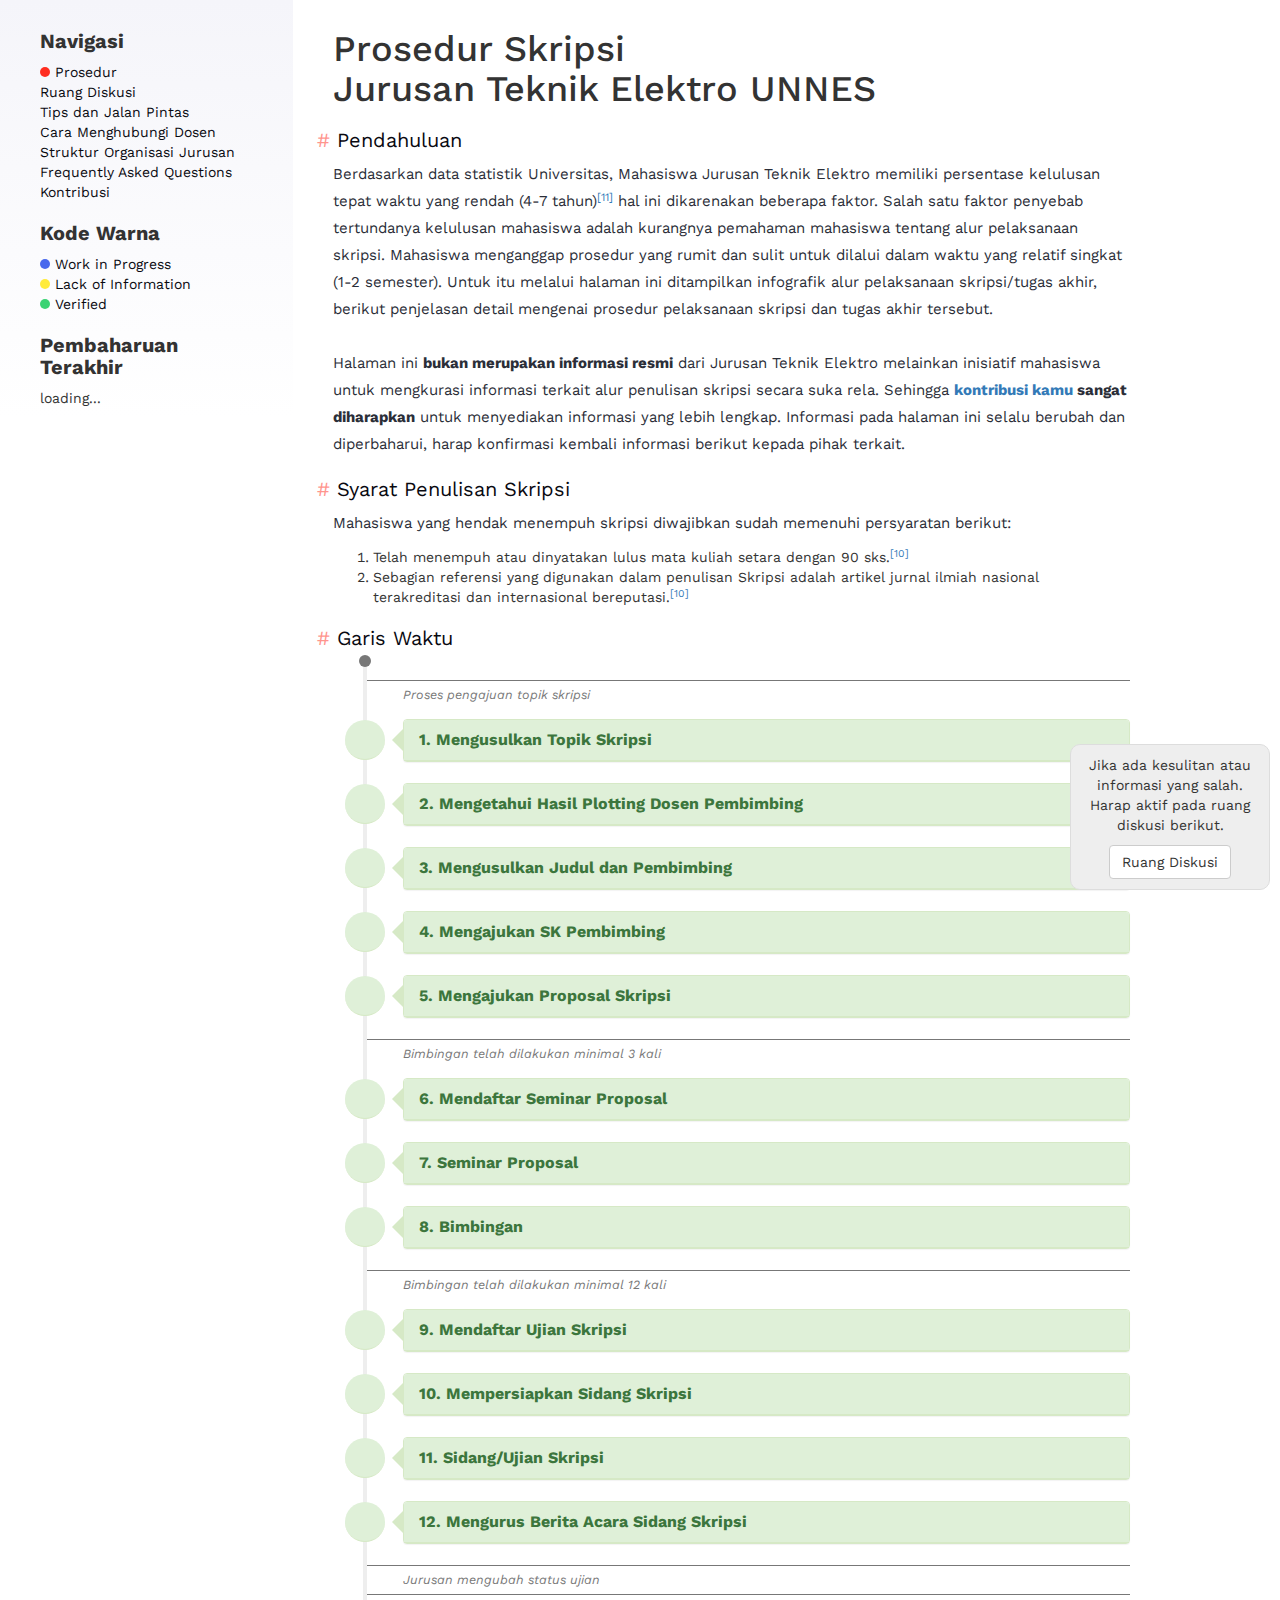
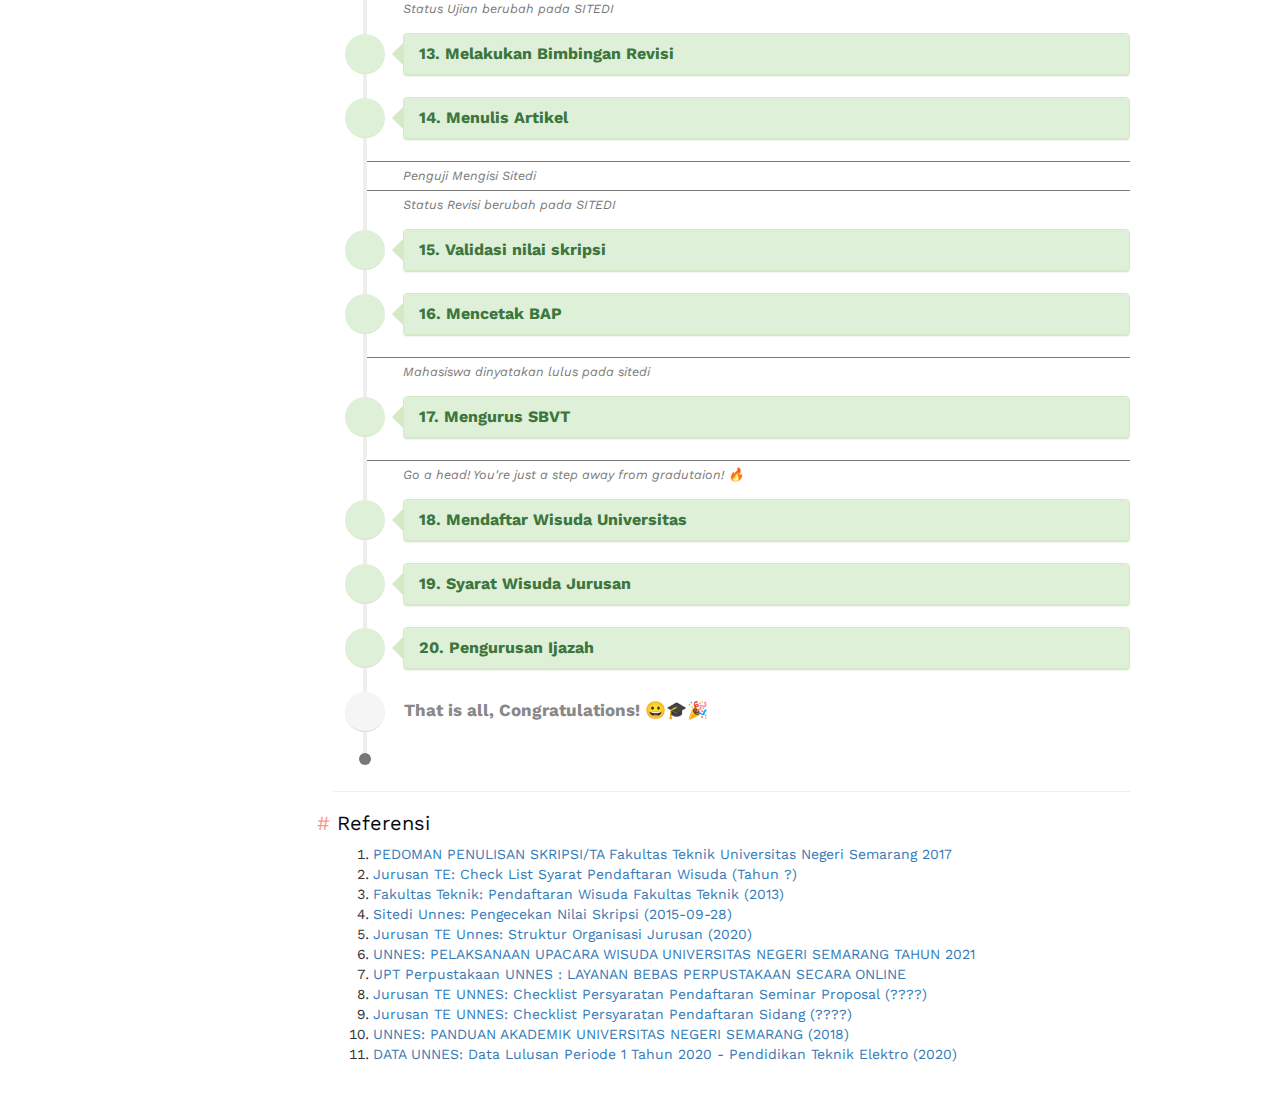
<file: index.html>
<!DOCTYPE html>
<html lang="id">

<head>
    <meta charset="utf-8">
    <title>Prosedur Skripsi Jurusan Teknik Elektro UNNES</title>
    <meta name="viewport" content="width=device-width, initial-scale=1">
    <link rel="icon" href="img/icon.png" type="image/png">
    <!-- load bootstrap and fonts  -->
    <link href="//netdna.bootstrapcdn.com/bootstrap/3.0.0/css/bootstrap.min.css" rel="stylesheet" id="bootstrap-css">
    <link rel="stylesheet" href="https://cdnjs.cloudflare.com/ajax/libs/font-awesome/5.15.1/css/all.min.css"
        integrity="sha512-+4zCK9k+qNFUR5X+cKL9EIR+ZOhtIloNl9GIKS57V1MyNsYpYcUrUeQc9vNfzsWfV28IaLL3i96P9sdNyeRssA=="
        crossorigin="anonymous" />

    <!-- load custom css -->
    <link href="css/style.css" rel="stylesheet">
    <!-- load js -->
    <script src="//code.jquery.com/jquery-1.11.1.min.js"></script>
    <script src="//netdna.bootstrapcdn.com/bootstrap/3.0.0/js/bootstrap.min.js"></script>

    <!-- Open Graph Tags -->
    <meta content="Melon Kotak Creative" property="og:site_name">
    <meta content="Prosedur Skripsi Jurusan Teknik Elektro UNNES" property="og:title">
    <meta content="website" property="og:type">
    <meta
        content="Kurasi Informasi Terbuka Prosedur Penulisan Skripsi/TA Jurusan Teknik Elektro Universits Negeri Semarang"
        property="og:description">
    <meta content="https://melonkotak.com/apps/prosedur-skripsi-te/" property="og:url">
    <meta content="https://melonkotak.com/apps/prosedur-skripsi-te/cover.jpg" property="og:image">
    <meta
        content="https://melonkotak.com/api/v1/img-min/?qty=95&url=https://melonkotak.com/apps/prosedur-skripsi-te/cover.jpg"
        property="og:image:alt">
    <meta property="og:image:height" content="400" />
    <meta property="og:image:width" content="800" />
    <!-- /twitter  -->
    <meta name="twitter:card" content="summary_large_image">
    <meta name="twitter:title" content="Prosedur Skripsi Jurusan Teknik Elektro UNNES">
    <meta name="twitter:description"
        content="Kurasi Informasi Terbuka Prosedur Penulisan Skripsi/TA Jurusan Teknik Elektro Universits Negeri Semarang">
    <meta name="twitter:image" content="https://melonkotak.com/apps/prosedur-skripsi-te/cover.jpg">

    <!-- /google search -->
    <!-- Google / Search Engine Tags -->
    <meta itemprop="name" content="Prosedur Skripsi Jurusan Teknik Elektro UNNES">
    <meta
        content="Kurasi Informasi Terbuka Prosedur Penulisan Skripsi/TA Jurusan Teknik Elektro Universits Negeri Semarang"
        itemprop="description">
    <meta itemprop="image" content="https://melonkotak.com/apps/prosedur-skripsi-te/cover.jpg">
</head>

<body>
    <div class="container">
        <div class="row">
            <div class="col-md-3 nav-menu">
                <div class="menu">
                    <h2>Navigasi</h2>
                    <li class="active"><a href="index.html#prosedur">
                            Prosedur</a>
                    </li>
                    <li><a href="diskusi.html#diskusi"> Ruang Diskusi</a></li>
                    <li><a href="protips.html#protips">Tips dan Jalan Pintas</a></li>
                    <li><a href="cara-menghubungi-dosen.html#cara-menghubungi-dosen"> Cara
                            Menghubungi Dosen</a>
                    <li><a href="struktur.html#struktur">Struktur Organisasi Jurusan</a>
                    <li><a href="faq.html">Frequently Asked Questions</a>
                    <li><a href="kontribusi.html#kontribusi">
                            Kontribusi</a>
                    </li>
                </div>
                <div class="color-codes">
                    <h2>Kode Warna</h2>
                    <li class="wip"><a href="#work-in-progress">
                            Work in Progress</a>
                    </li>
                    <li class="loi"><a href="#lack-of-information">
                            Lack of Information</a>
                    </li>
                    <li class="verified"><a href="#verified">
                            Verified</a>
                    </li>
                </div>
                <div class="update-info">
                    <h2>Pembaharuan Terakhir</h2>
                    <span id="last-update">loading...</span>
                </div>

            </div>
            <div class="col-md-9 content">
                <h1>Prosedur Skripsi <span> Jurusan Teknik Elektro UNNES </span></h1>

                <a href="#pendahuluan" id="pendahuluan">
                    <h2><span class="anchor-tag">#</span> Pendahuluan</h2>
                </a>
                <p>Berdasarkan data statistik Universitas, Mahasiswa Jurusan Teknik Elektro memiliki persentase
                    kelulusan tepat waktu yang rendah (4-7 tahun)<sup><a href="#ref-11">[11]</a></sup> hal ini dikarenakan beberapa faktor. Salah satu faktor
                    penyebab
                    tertundanya kelulusan mahasiswa adalah kurangnya pemahaman mahasiswa
                    tentang alur pelaksanaan skripsi. Mahasiswa menganggap prosedur yang rumit dan sulit
                    untuk dilalui dalam waktu
                    yang relatif singkat (1-2 semester). Untuk itu melalui halaman ini ditampilkan infografik alur
                    pelaksanaan skripsi/tugas akhir, berikut penjelasan detail mengenai prosedur pelaksanaan skripsi
                    dan tugas akhir tersebut.
                    <br /><br />
                    Halaman ini <b>bukan merupakan informasi resmi</b> dari Jurusan Teknik Elektro melainkan inisiatif
                    mahasiswa untuk mengkurasi informasi terkait alur penulisan
                    skripsi secara suka rela. Sehingga <b><a href="kontribusi.html">kontribusi kamu</a> sangat diharapkan</b> untuk menyediakan informasi yang lebih lengkap. Informasi pada halaman ini selalu berubah dan diperbaharui, harap konfirmasi kembali informasi berikut kepada pihak terkait.


                </p>
                <a href="#syarat-penulisan-skripsi" id="syarat-penulisan-skripsi">
                    <h2><span class="anchor-tag">#</span> Syarat Penulisan Skripsi</h2>
                </a>
                <p>
                    Mahasiswa yang hendak menempuh skripsi diwajibkan sudah memenuhi persyaratan berikut:
                </p>
                <p>
                    <ol>
                        <li>Telah menempuh atau dinyatakan lulus mata kuliah setara dengan 90 sks.<sup><a href="#ref-10">[10]</a></sup></li>
                        <li>Sebagian referensi yang digunakan dalam penulisan Skripsi adalah
                            artikel jurnal ilmiah nasional terakreditasi dan internasional bereputasi.<sup><a href="#ref-10">[10]</a></sup></li>
                    </ol>
                </p>
                <a href="#garis-waktu" id="#garis-waktu">
                    <h2><span class="anchor-tag">#</span> Garis Waktu</h2>
                </a>
                <div class="tab-content">
                    <div id="garis-waktu" class="tab-pane fade in active">
                        <!-- Timeline -->
                        <div class="timeline">
                            <!-- Line component -->
                            <div class="line text-muted"></div>
                            <div class="separator text-muted">
                                <span>Proses pengajuan topik skripsi</span>
                            </div>


                            <article class="panel panel-success" id="mengusulkan-topik">
                                <div class="panel-heading icon">
                                    <i class="fa fa-lightbulb"></i>
                                </div>
                                <div class="panel-heading" id="headingOne" data-toggle="collapse" role="button"
                                    data-target="#collapseOne" aria-expanded="true" aria-controls="collapseOne">
                                    <h3 class="panel-title">1. Mengusulkan Topik Skripsi</h3>
                                </div>
                                <div class="panel-body collapse " id="collapseOne" aria-labelledby="headingOne"
                                    data-parent="#mengusulkan-topik">
                                    <h4>Panduan pemilihan Topik<sup><a href="#ref-10">[10]</a></sup></h4>
                                    <p>
                                        <ol>
                                            <li>Topik merupakan kajian aktual dan bersumber pada permasalahan yang relevan dengan program studi.</li>
                                            <li>Topik yang dipilih mahasiswa pada jenjang Sarjana wajib melalui verifikasi oleh tim verifikator Jurusan/Bagian/
                                                Program Studi, kemudian disahkan oleh Ketua Jurusan/Ketua Bagian/Ketua Program Studi, dan selanjutnya
                                                dikembangkan bersama dosen pembimbing</li>
                                        </ol>
                                    </p>
                                    <hr/>
                                    <h4>Cara Mengajukan Topik</h4>
                                    <p>
                                        Perjalanan dimulai dengan mengisi form di SITEDI, pada menu "<i>Skripsi &gt;
                                            Usul Topik
                                            &gt; Pengusulan Topik Skripsi". Pastikan Sudah registrasi dan SKS
                                            terpenuhi.</i>
                                    </p>
                                    <p>Setelah disimpan, untuh dengan menekan tombol <i>"Cetak Form Usulan Topik"</i>
                                        (PDF).
                                        Kemudian dokumen tersebut ditanda tangani dan meminta cap dari jurusan. <a
                                            href="img/usulan_topik_skripsi.jpg" target="_blank">Berikut contoh dokumen
                                            yang
                                            sudah lengkap </a></p>

                                </div>
                            </article>

                            <article class="panel panel-success" id="mengetahui-hasil-plotting">
                                <div class="panel-heading icon">
                                    <i class="fas fa-file-alt"></i>
                                </div>
                                <div class="panel-heading" id="headingTwo" data-toggle="collapse" role="button"
                                    data-target="#collapseTwo" aria-expanded="true" aria-controls="collapseTwo">
                                    <h3 class="panel-title">2. Mengetahui Hasil Plotting Dosen Pembimbing</h3>
                                </div>
                                <div class="panel-body collapse " id="collapseTwo" aria-labelledby="headingTwo"
                                    data-parent="#mengetahui-hasil-plotting">
                                    <p>Pengumuman dosen akan dibagikan oleh Kaprodi ke Grup Mahasiswa. Contoh dari
                                        plotting
                                        adalah seperti <a href="img/plotting_dosen_pembimbing.png"
                                            target="_blank">berikut</a>.
                                    </p>

                                </div>
                            </article>

                            <article class="panel panel-success" id="mengusulkan-judul">
                                <div class="panel-heading icon">
                                    <i class="fas fa-spell-check"></i>
                                </div>
                                <div class="panel-heading" id="headingThree" data-toggle="collapse" role="button"
                                    data-target="#collapseThree" aria-expanded="true" aria-controls="collapseThree">
                                    <h3 class="panel-title">3. Mengusulkan Judul dan Pembimbing</h3>
                                </div>
                                <div class="panel-body collapse " id="collapseThree" aria-labelledby="headingThree"
                                    data-parent="#mengusulkan-judul">
                                    <p>
                                        Surat persetujuan dosen pembimbing dapat diambil di TU Jurusan atau diketik
                                        sendiri
                                        mengikuti format berikut. Berikut contoh dari <a href="docs/sp_dosbing.pdf"
                                            target="_blank">Surat persetujuan dosen pembimbing</a> atau berikut <a
                                            href="docs/template_surat_persetujuan_dosbing.docx"
                                            target="_blank">template</a>
                                        yang dapat langsung disunting.
                                    </p>
                                    <p>Kemudian, konsultasikan dengan pembimbing terkait sesuai hasil plotting. Jika
                                        sudah
                                        diterima, sekaligus dapat meminta tanda tanggan dan dilanjutkan meminta tanda
                                        tanggan
                                        Kaprodi.</p>
                                </div>
                            </article>

                            <article class="panel panel-success" id="mengajukan-sk-pembimbing">
                                <div class="panel-heading icon">
                                    <i class="fas fa-signature"></i>
                                </div>
                                <div class="panel-heading" id="headingFour" data-toggle="collapse" role="button"
                                    data-target="#collapseFour" aria-expanded="true" aria-controls="collapseFour">
                                    <h3 class="panel-title">4. Mengajukan SK Pembimbing</h3>
                                </div>
                                <div class="panel-body collapse " id="collapseFour" aria-labelledby="headingFour"
                                    data-parent="#mengajukan-sk-pembimbing">
                                    <h4>Mengajukan SK ke Jurusan</h4>
                                    <p>
                                        Dengan membawa dokumen berikut:
                                    <ul>
                                        <li>Form Usulan Topik Skripsi</li>
                                        <li>Surat Persetujuan Dosbing</li>
                                    </ul>
                                    </p>
                                    <p>Setelah mengajukan ke jurusan, akan mendapatkan berkas Surat Pengantar dari
                                        Jurusan.
                                        Berikut contoh <a
                                            href="img/surat_pengantar_jurusan_judul_pembimbing_skripsi.jpg"
                                            target="_blank">berkasnnya</a>.</p>
                                    <hr />
                                    <h4>Mengajukan SK ke Fakultas</h4>
                                    <p>
                                        Dengan membawa dokumen berikut:
                                    <ul>
                                        <li>Surat Pengantar dari Jurusan</li>
                                    </ul>
                                    </p>
                                    <p>Kemudian akan mendapatkan SK dari Fakultas, proses ini agak lama kira-kira 1-3
                                        hari
                                        kerja. Dokumen yang akan kamu terima adalah sebagai <a
                                            href="img/sk_dosbing_dekanat.jpg" target="_blank">berikut</a>.</p>

                                </div>
                            </article>
                            <article class="panel panel-success" id="mengajukan-proposal-skripsi">
                                <div class="panel-heading icon">
                                    <i class="fas fa-file-alt"></i>
                                </div>
                                <div class="panel-heading" id="headingFive" data-toggle="collapse" role="button"
                                    data-target="#collapseFive" aria-expanded="true" aria-controls="collapseFive">
                                    <h3 class="panel-title">5. Mengajukan Proposal Skripsi</h3>
                                </div>
                                <div class="panel-body collapse " id="collapseFive" aria-labelledby="headingFive"
                                    data-parent="#mengajukan-proposal-skripsi">
                                    <p>Mahasiswa membuat dan mengajukan proposal skripsi kepada pembimbing hingga BAB 3.
                                        Sekaligus mengisi SITEDI di setiap setelah melakukan bimbingan.</p>
                                </div>
                            </article>
                            <div class="separator text-muted">
                                <span>Bimbingan telah dilakukan minimal 3 kali</span>
                            </div>


                            <article class="panel panel-success" id="mendaftar-seminar-proposal">
                                <div class="panel-heading icon">
                                    <i class="fas fa-laptop"></i>
                                </div>
                                <div class="panel-heading" id="headingSix" data-toggle="collapse" role="button"
                                    data-target="#collapseSix" aria-expanded="true" aria-controls="collapseSix">
                                    <h3 class="panel-title">6. Mendaftar Seminar Proposal</h3>
                                </div>
                                <div class="panel-body collapse " id="collapseSix" aria-labelledby="headingSix"
                                    data-parent="#mendaftar-seminar-proposal">
                                    <h3>Syarat Seminar Proposal <sup><a href="#ref-8">[8]</a></sup></h3>
                                    <p>Pada tahap ini, mahasiswa dapat mempersiapkan persyaratan untuk mendaftar Seminar
                                        Proposal, dokumen yang disiapkan adalah sebagai berikut:</p>
                                    <p>
                                    <ol>
                                        <li><a href="#daftar-sempro-ktm">FC KTM</a></li>
                                        <li><a href="#daftar-sempro-krs">FC KRS Terakhir</a></li>
                                        <li><a href="#daftar-sempro-bukti-bayar">FC Bukti Pembayaran Terakhir</a></li>
                                        <li><a href="#daftar-sempro-laporan-selesai">Laporan Selesai Bimbingan</a></li>
                                        <li><a href="#daftar-sempro-usulan-topik-skripsi">Lembar Usulan Topik
                                                Skripsi</a></li>
                                        <li><a href="#daftar-sempro-sk-pembimbing">SK Pembimbing Skripsi</a></li>
                                    </ol>
                                    </p>
                                    <hr />
                                    <h5 name="daftar-sempro-ktm">1. FC KTM</h5>
                                    <p>Foto Copy/Scan KTM depan-belakang dalam satu halaman. Berikut contoh <a
                                            href="docs/ktm.pdf" target="_blank">berkas yang diterima</a>.</p>
                                    <h5 name="daftar-sempro-krs">2. FC KRS Terakhir</h5>
                                    <p>Dapat diunduh melalui <i>SIKADU2.0 &gt; Dashboard &gt; Aktifitas Kuliah &gt;
                                            Pencetakan
                                            &gt; Cetak Rencana Studi</i>" (PDF). Contoh dokumen yang didapatkan adalah
                                        <a href="docs/cetak_rencana_studi.pdf" target="_blank">sebagai berikut</a>.
                                    </p>
                                    <h5 name="daftar-sempro-bukti-bayar">3. FC Bukti Pembayaran Terakhir</h5>
                                    <p>Lampirkan bukti pembayaran dari BNI langsung atau screen shot dari halaman
                                        "<i>SIKADU2.0
                                            &gt; Dashboard &gt; Aktifitas Kuliah &gt; Riwayat Registrasi</i>".</p>
                                    <h5 name="daftar-sempro-laporan-selesai">4. Laporan Selesai Bimbingan</h5>
                                    <p>Laporan Selesai Bimbingan diketik sendiri mengikuti format <a
                                            href="docs/template_laporan_selesai_bimbingan.docx"
                                            target="_blank">berikut</a>.
                                        Kemudian meminta tanda tangan ke dosen pembimbing.</p>
                                    <h5 name="daftar-sempro-usulan-topik-skripsi">5. Lembar Usulan Topik Skripsi</h5>
                                    <p>Didapatkan dari tahap <a href="#mengusulkan-topik">1. Mengusulkan Topik Skripsi</a>
                                    </p>
                                    <h5 name="daftar-sempro-sk-pembimbing">6. SK Pembimbing Skripsi</h5>
                                    <p>Didapatkan dari tahap <a href="#mengajukan-sk-pembimbing">4. Mengajukan SK Pembimbing</a>
                                    </p>
                                    <hr/>
                                    <h4>Mengirimkan Berkas dan Undangan ke Penguji</h4>
                                    <p>Mengirimkan berkas ke Penguji paling lambat 3 hari, yang terdiri dari: 
                                        <ul>
                                            <li>Draft Proposal</li>
                                            <li>Presentasi Sempro</li>
                                            <li>Surat Tugas Penguji</li>
                                            <li>Tautan Zoom (Jika Daring)</li>
                                        </ul>
                                    </p>
                                </div>
                            </article>


                            <article class="panel panel-success" id="seminar-proposal" >
                                <div class="panel-heading icon">
                                    <i class="fas fa-chalkboard-teacher"></i>
                                </div>
                                <div class="panel-heading" id="headingSeven" data-toggle="collapse" role="button"
                                    data-target="#collapseSeven" aria-expanded="true" aria-controls="collapseSeven">
                                    <h3 class="panel-title">7. Seminar Proposal</h3>
                                </div>
                                <div class="panel-body collapse " id="collapseSeven" aria-labelledby="headingSeven"
                                    data-parent="#seminar-proposal">
                                    <h4>Berkas yang didapatkan sebelum Sempro</h4>
                                    <h5>1. Surat Tugas Sempro</h5>
                                    <p>Didapatkan dari sekretaris ujian seminar proposal. Berikut <a
                                            href="docs/surat_tugas_sempro.pdf" target="_blank">contoh surat</a> yang
                                        didapatkan.
                                    </p>
                                    <h5>2. Link Undangan Zoom (Jika Daring)</h5>
                                    <p>Didapatkan dari petugas TU jurusan. Akses <i>co-host</i> akan diberikan 30 menit
                                        sebelum
                                        ujian berlangsung.</p>
                                    <hr />
                                    <h4>Merekam Zoom saat Sempro</h4>
                                    <p>Petugas jurusan akan memberikan intruksi untuk merekam pada <i>Cloud</i> saat
                                        sempro
                                        berlangsung.</p>
                                    <hr />


                                    <h4>Durasi Seminar</h4>
                                    <p>Seminar proposal berlangsung rata-rata sekitar 45 menit - 2 jam. Dimulai dengan
                                        pembukaan
                                        oleh sekretaris seminar skripsi, kemudian dilanjutkan pemaparan hasil penelitan
                                        /
                                        skripsi
                                        selama ±15 menit. Setelah itu dilakukan tanya jawab oleh penguji. </p>
                                    <hr />

                                    <h4>Pengumuman hasil Seminar</h4>
                                    <p>Pada akhir seminar propsal tidak ada hasil ujian, hanya catatan revisi dari
                                        penguji.</p>
                                    <hr />
                                    <h4>Berkas yang didapatkan setelah Sidang <span class="badge badge-warning">Lack of
                                            Information</span></h4>
                                    <h5>1. Berita Acara Sempro</h5>
                                    <p>Berkas ini didapat dari TU Jurusan melalui WhatsApp.</p>
                                    <p>*Update terbaru, jurusan tidak lagi memberikan BA untuk Sempro (Februari
                                        2021/Belum
                                        Diverifikasi Lebih Lanjut).</p>

                                </div>
                            </article>



                            <article class="panel panel-success" id="melakukan-bimbingan">
                                <div class="panel-heading icon">
                                    <i class="fas fa-comments"></i>
                                </div>
                                <div class="panel-heading" id="headingEight" data-toggle="collapse" role="button"
                                    data-target="#collapseEight" aria-expanded="true" aria-controls="collapseEight">
                                    <h3 class="panel-title">8. Bimbingan</h3>
                                </div>
                                <div class="panel-body collapse " id="collapseEight" aria-labelledby="headingEight"
                                    data-parent="#melakukan-bimbingan">
                                    <h4>Tentang Bimbingan</h4>
                                    <p>Bimbingan skripsi dilakukan sesuai dengan anjuran dosen pembimbing. Beberapa
                                        dosen
                                        meminta untuk urut berdasarkan BAB (dari BAB 1, selesai, melanjutkan BAB 2 dan
                                        seterusnya). Namun, beberapa lebih suka langsung keseluruhan.</p>
                                    <p>Beberapa pembimbing dapat ditemui di Jurusan/Kampus saat jam kerja. Namun
                                        beberapa lebih
                                        suka ditemui dirumah, untuk hal ini, tanyakan kepada Kating dengan dosen
                                        pembimbing yang
                                        sama.</p>
                                    <hr />
                                    <h4>Etika Bimbingan</h4>
                                    <p>Disarankan untuk menghubungi dan menanyakan ketersediaan dosen pembimbing sebelum
                                        melakukan bimbingan.</p>

                                    <hr />
                                    <h4>Mengisi Sitedi</h4>
                                    <p>SITEDI hanya dapat diisi sekali dalam sehari, sehingga isilah secara rutin setiap
                                        sebelum
                                        melakukan bimbingan dan meminta validasi setelah melakukan bimbingan.</p>

                                    <hr />
                                    <h4>Dinyatakan selesai bimbingan</h4>
                                    <p>Beberapa dosen pembimbing meminta segera mendaftar sidang jika telah melakukan
                                        bimbingan
                                       12 kali. Namun beberapa meminginginkan hingga naskah benar-benar sempurna.</p>

                                </div>
                            </article>

                            <div class="separator text-muted">
                                <span>Bimbingan telah dilakukan minimal 12 kali</span>
                            </div>


                            <article class="panel panel-success" id="mendaftar-ujian-skripsi">
                                <div class="panel-heading icon">
                                    <i class="fas fa-clipboard-list"></i>
                                </div>
                                <div class="panel-heading" id="headingNine" data-toggle="collapse" role="button"
                                    data-target="#collapseNine" aria-expanded="true" aria-controls="collapseNine">
                                    <h3 class="panel-title">9. Mendaftar Ujian Skripsi</h3>
                                </div>
                                <div class="panel-body collapse " id="collapseNine" aria-labelledby="headingNine"
                                    data-parent="#mendaftar-ujian-skripsi">
                                    <h4>Check List Syarat Pendaftaran Ujian Skripsi<sup><a href="#ref-9">[9]</a></sup>
                                    </h4>
                                    <ol>
                                        <li><a href="#daftar-sidang-ktm">FC KTM</a></li>
                                        <li><a href="#daftar-sidang-krs">FC KRS terakhir</a></li>
                                        <li><a href="#daftar-sidang-rhs">FC RHS disetujui Koorprodi tanpa nilai E</a>
                                        </li>
                                        <li><a href="#daftar-sidang-bukti-spp">FC Bukti pembayaran SPP terakhir</a></li>
                                        <li><a href="#daftar-sidang-selesai-bimbingan">Lembar selesai bimbingan</a></li>
                                        <li><a href="#daftar-sidang-toefl">FC Sertifikat TOEFL minimal nilai 400</a>
                                        </li>
                                        <li><a href="#daftar-sidang-pembimbingan">Pembimbingan Penulisan Skripsi/TA</a>
                                        </li>
                                        <li><a href="#daftar-sidang-naskah-skripsi">Naskah Ujian Skripsi/TA</a></li>
                                        <li><a href="#daftar-sidang-e-journal">Bukti Upload E-journal</a></li>
                                        <li><a href="#daftar-sidang-surat-tugas-sempro">FC Surat Tugas Seminar
                                                Proposal</a></li>
                                    </ol>
                                    <hr />


                                    <h5 name="daftar-sidang-ktm">1. FC KTM</h5>
                                    <p>Foto Copy/Scan KTM depan-belakang dalam satu halaman. Berikut contoh <a
                                            href="docs/ktm.pdf" target="_blank">berkas yang diterima</a>.</p>
                                    <h5 name="daftar-sidang-krs">2. FC KRS Terakhir</h5>
                                    <p>Dapat diunduh melalui <i>SIKADU2.0 &gt; Dashboard &gt; Aktifitas Kuliah &gt;
                                            Pencetakan
                                            &gt; Cetak Rencana Studi</i> (PDF). Contoh dokumen yang didapatkan adalah <a
                                            href="docs/cetak_rencana_studi.pdf" target="_blank">sebagai berikut</a>.</p>
                                    <h5 name="daftar-sidang-rhs">3. FC RHS (sudah ditanda tangan Kaprodi) tanpa nilai E
                                    </h5>
                                    <p>Berkas ini dapat diunduh dari SIKADU2.0 dan meminta tanda tangan kepada Kaprodi.
                                        Berikut
                                        contoh <a href="docs/rhs_ttd_kaprodi.pdf" target="_blank">berkas RHS</a>.
                                    <h5 name="daftar-sidang-bukti-spp">4. FC Bukti pembayaran SPP terakhir</h5>
                                    <p>Lampirkan bukti pembayaran dari BNI langsung atau screen shot dari halaman
                                        "<i>SIKADU2.0
                                            &gt; Dashboard &gt; Aktifitas Kuliah &gt; Riwayat Registrasi</i>".</p>
                                    <h5 name="daftar-sidang-selesai-bimbingan">5. Lembar selesai bimbingan</h5>
                                    <p>Berkas dapat meminta kepada dosen pembimbing dan dicetak, kemudian meminta tanda
                                        tangan
                                        ke dosen pembimbing. Berikut <a
                                            href="docs/formulir_laporan_selesai_bimbingan.pdf" target="_blank">contoh
                                            berkas</a> yang sudah ditanda tangani.</p>
                                    <h5 name="daftar-sidang-toefl">6. FC Sertifikat TOEFL minimal nilai 400</h5>
                                    <p>Sertifikat TOEFL didapatkan dengan mengikuti ujian yang diselenggarakan oleh LP3
                                        UNNES,
                                        informasi selengkapnya dapat dilihat pada <a
                                            href="https://p2bpp.unnes.ac.id/artikel-64-update-info-pelatihan-toefl-daring-atau-online-selama-pandemi-wabah-covid-19--.html"
                                            target="_blank">tautan</a> berikut.</p>
                                    <p>Selama pandemi, sertifikat dapat diunduh secara online melalui <a
                                            href="http://p2bpp.unnes.ac.id/artikel-52-scan-sertifikat-2021.html"
                                            target="_blank">tautan</a> berikut. Contoh dokumen yang didapatkan adalah <a
                                            href="docs/sertifikat_toefl.pdf" target="_blank">sebagai berikut</a>.</p>
                                    <h5 name="daftar-sidang-pembimbingan">7. Pembimbingan Penulisan Skripsi <span
                                            class="badge badge-warning">Lack of
                                            Information</span></h5>
                                    <p>Masih kekurangan informasi, namun beberapa menyebutkan cukup mengirimkan
                                        tangkapan layar
                                        dari <i>SITEDI &gt; Peralatan &gt; Bimbingan</i>, dan disimpan dalam bentuk PDF.
                                    </p>
                                    <h5 name="daftar-sidang-naskah-skripsi">8. Naskah Ujian Skripsi</h5>
                                    <p>Naskah ujian skripsi mengikuti format panduan penulisan.<sup><a
                                                href="#ref-1">[1]</a></sup></p>
                                    <h5 name="daftar-sidang-e-journal">9. Bukti Upload E-journal <span
                                            class="badge badge-warning">Lack of
                                            Information</span></h5>
                                    <p>Bukti upload E-journal dari layanan submit jurnal masing-masing.</p>
                                    <h5 name="daftar-sidang-surat-tugas-sempro">10. FC Surat Tugas Sempro</h5>
                                    <p>Berkas ini didapatkan setelah melaksanakan Seminar Propsal, informasi lebih
                                        lanjut lihat
                                        bagian <a href="#seminar-proposal">7. Seminar Proposal</a>.</p>
                                </div>
                            </article>


                            <article class="panel panel-success" id="mempersiapkan-sidang-skripsi">
                                <div class="panel-heading icon">
                                    <i class="fas fa-cogs"></i>
                                </div>
                                <div class="panel-heading" id="headingTen" role="button" data-toggle="collapse"
                                    data-target="#collapseTen" aria-expanded="true" aria-controls="collapseTen">
                                    <h3 class="panel-title">10. Mempersiapkan Sidang Skripsi</h3>
                                </div>
                                <div class="panel-body collapse " id="collapseTen" aria-labelledby="headingTen"
                                    data-parent="#mempersiapkan-sidang-skripsi">
                                    <h4>Mempersiapkan File Presentasi</h4>
                                    <p>File presentasi tidak memiliki format khusus, intinya meringkas tentang hal yang
                                        disampaikan dalam naskah skripsi. Lebih sedikit membahas tentang BAB 1 dan 2.
                                        Lebih
                                        berfokus kepada BAB 3-5.</p>
                                    <hr />
                                    <h4>Memastikan Piranti dalam kondisi Baik (Jika Ujian dilakukan Daring)</h4>
                                    <p>Beberapa ujian skripsi terpaksa ditunda bahkan dibatalkan hanya karena Koneksi
                                        Internet,
                                        Listik dan Alat Peraga yang tidak bekerja saat sidang hendak dimulai. Beberapa
                                        antisipasi yang dapat dilakukan adalah dengan melakukan geladi atau uji coba
                                        sehari
                                        sebelum sidang skripsi. Selain itu perlu untuk menyiapkan laptop cadangan dengan
                                        kondisi
                                        baterai yang baik dan koneksi internet alternatif (disarankan menggunakan
                                        jaringan yang
                                        tidak terganggu saat listrik padam).</p>
                                    <hr />
                                    <h4>Mengirimkan Naskah Skripsi</h4>
                                    <p>Jangan lupa untuk mengirimkan naskah skripsi dan file peresntasi kepada penguji,
                                        minimal
                                        3 hari sebelum sidang dilaksanakan. Tertera pada Pedoman Penulisan Skripsi FT
                                        BAB 2
                                        Pasal 2.1 Ayat 15<sup><a href="#ref-1">[1]</a></sup>. </p>
                                    <hr />
                                    <h4>Mengirimkan Tautan Zoom dan Undangan</h4>
                                    <p>Jangan lupa untuk mengirimkan Tautan Zoom dan Undangan kepada penguji, minimal 3
                                        hari
                                        sebelum sidang dilaksanakan. Terkadang penguji sudah mendapatkan undangan dan
                                        tautan
                                        Zoom, namun alangkah baiknya dikonfirmasi kembali. </p>
                                    <hr />
                                    <h4>Menyiapkan Tempat Ujian (Jika Ujian dilakukan Luring)</h4>
                                    <p>Jika Ujian dilakukan secara Luring, perserta menyiapkan tempat dan perangkat
                                        ujian
                                        seperti proyektor dan mikrofon, peminjaman tempat dapat meminta bantuan Ketua
                                        Lab.
                                        Peserta juga perlu mempersiapkan <i>Snack</i> untuk penguji.</i></p>
                                </div>
                            </article>


                            <article class="panel panel-success" id="sidang-skripsi">
                                <div class="panel-heading icon">
                                    <i class="fas fa-chalkboard-teacher"></i>
                                </div>
                                <div class="panel-heading" id="headingEleven" role="button" data-toggle="collapse"
                                    data-target="#collapseEleven" aria-expanded="true" aria-controls="collapseEleven">
                                    <h3 class="panel-title">11. Sidang/Ujian Skripsi</h3>
                                </div>
                                <div class="panel-body collapse " id="collapseEleven" aria-labelledby="headingEleven"
                                    data-parent="#sidang-skripsi">
                                    <h4>Berkas yang didapatkan sebelum Sidang <span class="badge badge-warning">Lack of
                                            Information</span></h4>
                                    <h5>1. Undangan Ujian</h5>
                                    <p>Berkas ini didapat dari Tata Usaha Jurusan melalui WhatsApp.</p>
                                    <h5>2. Tautan Zoom (Jika dilakukan Daring)</h5>
                                    <p>Berkas ini didapat dari Tata Usaha Jurusan melalui WhatsApp. Akses <i>co-host</i>
                                        akan
                                        diberikan 30 menit sebelum ujian berlangsung.</p>
                                    <hr />

                                    <h4>Merekam Zoom saat Ujian</h4>
                                    <p>Petugas jurusan akan memberikan intruksi untuk merekam pada <i>Cloud</i> saat
                                        ujian
                                        berlangsung.</p>
                                    <hr />

                                    <h4>Durasi Ujian</h4>
                                    <p>Ujian skripsi berlangsung rata-rata sekitar 45 menit - 2 jam. Dimulai dengan
                                        pembukaan
                                        oleh sekretaris ujian skripsi, kemudian dilanjutkan pemaparan hasil penelitan /
                                        skripsi
                                        selama ±15 menit. Setelah itu dilakukan tanya jawab oleh penguji. Sidang
                                        diakhiri dengan
                                        pembacaan hasil oleh sekretaris ujian skripsi.</p>
                                    <hr />

                                    <h4>Pengumuman hasil Ujian</h4>
                                    <p>Pada akhir sidang/ujian skripsi akan diumumkan hasil dari sidang tersebut oleh
                                        sekretaris
                                        jurusan.</p>
                                    <p>Terdapat 3 kemungkinan hasil sidang:
                                    <ul>
                                        <li>Lulus</li>
                                        <li>Lulus dengan Revisi</li>
                                        <li>Ditolak</li>
                                    </ul>
                                    </p>
                                    <hr />

                                    <h4>Berkas yang didapatkan setelah Sidang <span class="badge badge-warning">Lack of
                                            Information</span></h4>
                                    <h5>1. Berita Acara Sidang</h5>
                                    <p>Berkas ini didapat dari Pusat Layanan Dekanat melalui WhatsApp.</p>
                                    <h5>2. Surat Putusan Skripsi</h5>
                                    <p>Berkas ini didapat dari Tata Usaha Jurusan melalui WhatsApp.</p>
                                    <h5>3. Laporan Selesai Bimbingan</h5>
                                    <p>Berkas ini didapat dari Tata Usaha Jurusan melalui WhatsApp.</p>
                                    <h5>4. Surat Tugas Panitia Ujian Skripsi</h5>
                                    <p>Berkas ini didapat dari Pusat Layanan Dekanat melalui WhatsApp.</p>

                                </div>
                            </article>


                            <article class="panel panel-success" id="mengurus-berita-acara-sidang">
                                <div class="panel-heading icon">
                                    <i class="fas fa-gavel"></i>
                                </div>
                                <div class="panel-heading" id="headingTwelve" role="button" data-toggle="collapse"
                                    data-target="#collapseTwelve" aria-expanded="true" aria-controls="collapseTwelve">
                                    <h3 class="panel-title">12. Mengurus Berita Acara Sidang Skripsi</h3>
                                </div>
                                <div class="panel-body collapse " id="collapseTwelve" aria-labelledby="headingTwelve"
                                    data-parent="#mengurus-berita-acara-sidang">

                                    <h4>Tentang Berita Acara</h4>
                                    <p>BA (Berita Acara) merupakan berkas yang didapatkan dari TU jurusan yang berisi
                                        pernyataan
                                        pelaksanaan ujian skripsi. Dalam dokumen tersebut terdapat tanggal ujian dan
                                        tanda
                                        tangan panitia ujian.</p>
                                    <hr />
                                    <h4>Setelah mendapatkan Berita Acara</h4>
                                    <p>Setelah mendapat berkas berita acara dari TU, lengkapi tanda tangan dari
                                        Penguji1,
                                        Penguji2, Pembimbing, Sekretaris Penguji. Kemudian berkas tersebut diberikan
                                        kepada
                                        Sekretaris Jurusan.</p>
                                    <p>* Selama pandemi berkas dapat discan dan dikirim melalui WhatsApp (25 Jan 2020).
                                    </p>
                                    <p>* Update terbaru, jurusan tidak lagi memberikan BA untuk Sempro (Februari
                                        2021/Belum
                                        Diverifikasi Lebih Lanjut).</p>

                                </div>
                            </article>

                            <div class="separator text-muted">
                                <span>Jurusan mengubah status ujian</span>
                            </div>

                            <div class="separator text-muted">
                                <span>Status Ujian berubah pada SITEDI</span>
                            </div>


                            <article class="panel panel-success" id="melakukan-bimbingan-revisi">
                                <div class="panel-heading icon">
                                    <i class="fas fa-users"></i>
                                </div>
                                <div class="panel-heading" id="headingThirteen" role="button" data-toggle="collapse"
                                    data-target="#collapseThirteen" aria-expanded="true"
                                    aria-controls="collapseThirteen">
                                    <h3 class="panel-title">13. Melakukan Bimbingan Revisi</h3>
                                </div>
                                <div class="panel-body collapse " id="collapseThirteen"
                                    aria-labelledby="headingThirteen" data-parent="#melakukan-bimbingan-revisi">
                                    <h4>Melakukan Bimbingan Revisi</h4>
                                    <p>Jika ujian dinyatakan Lulus dengan Revisi, maka kamu diharuskan untuk
                                        menyelesaikan
                                        revisi maksimal 3 bulan setalah sidang. Jika tidak selesai dinyatakan mengulang
                                        dan
                                        harus mendaftar kembali sidang.</p>
                                    <p>Jika sampai batas waktu yang ditentukan revisi belum/tidak selesai, mahasiswa wajib menempuh ujian
                                        ulangan tentang materi yang sudah direvisi atau menempuh ujian dengan prosedur baru. <sup><a href="#ref-10">[10]</a></sup></p>
                                    <hr />

                                    <h4>Lama durasi Revisi</h4>
                                    <p>Lama durasi bergantung pada banyaknya kesalahan dan ekspektasi dosen Penguji.</p>
                                    <hr />
                                    <h4>Mengisi Sitedi <span class="badge badge-warning">Lack of Information</span></h4>
                                    <p>Beberapa menyebutkan bahwa tidak perlu melakukan pengisian sitedi saat melakukan
                                        bimbingan Revisi penguji.</p>

                                </div>
                            </article>



                            <article class="panel panel-success" id="menulis-artikel">
                                <div class="panel-heading icon">
                                    <i class="fas fa-star"></i>
                                </div>
                                <div class="panel-heading" id="headingFourteen" role="button" data-toggle="collapse"
                                    data-target="#collapseFourteen" aria-expanded="true"
                                    aria-controls="collapseFourteen">
                                    <h3 class="panel-title">14. Menulis Artikel</h3>
                                </div>
                                <div class="panel-body collapse " id="collapseFourteen"
                                    aria-labelledby="headingFourteen" data-parent="#menulis-artikel">
                                    <h4>Menulis Artikel</h4>
                                    <p>Mahasiswa wajib menulis artikel/manuskrip sebagai hasil dari karya akhir studi dengan menggunakan
                                        software reference manager dalam format American Psychological Association (APA) 6th Edition. Artikel/manuskrip
                                        tersebut mendapat persetujuan Dosen Pembimbing dan telah dipublikasi sebagai persyaratan
                                        kelulusan dengan teknis dan kaidah selingkung yang ditetapkan oleh Fakultas.<sup><a href="#ref-10">[10]</a></sup></p>

                                </div>
                            </article>

                            <div class="separator text-muted">
                                <span>Penguji Mengisi Sitedi</span>
                            </div>
                            <div class="separator text-muted">
                                <span>Status Revisi berubah pada SITEDI</span>
                            </div>

                            <article class="panel panel-success" id="penguji-memvalidasi-nilai">
                                <div class="panel-heading icon">
                                    <i class="fas fa-check"></i>
                                </div>
                                <div class="panel-heading" id="headingFifteen" role="button" data-toggle="collapse"
                                    data-target="#collapseFifteen" aria-expanded="true" aria-controls="collapseFifteen">
                                    <h3 class="panel-title">15. Validasi nilai skripsi</h3>
                                </div>
                                <div class="panel-body collapse " id="collapseFifteen" aria-labelledby="headingFifteen"
                                    data-parent="#penguji-memvalidasi-nilai">
                                    <h4>Penguji Memvalidasi nilai </h4>
                                    <p>Penguji akan memvalidasi nilai pada SITEDI.</p>
                                    <hr />

                                    <h4>Pembimbing Mem-validasi Akhir Nilai </h4>
                                    <p>Setelah semua nilai divalidasi oleh penguji, pembimbing akan memvalidasi akhir
                                        nilai pada
                                        SITEDI.</p>
                                    <hr />

                                    <h4>Memeriksa Apakah Nilai Sudah di Validasi <sup><a href="#ref-4">[4]</a></sup>
                                    </h4>
                                    <p>Untuk memeriksa apakah nilai skripsi sudah di validasi dapat ditanyakan kepada TU
                                        Jurusan.</p>

                                </div>
                            </article>

                            <article class="panel panel-success" id="mencetak-bap">
                                <div class="panel-heading icon">
                                    <i class="fas fa-print"></i>
                                </div>
                                <div class="panel-heading" id="headingSixteen" role="button" data-toggle="collapse"
                                    data-target="#collapseSixteen" aria-expanded="true" aria-controls="collapseSixteen">
                                    <h3 class="panel-title">16. Mencetak BAP</h3>
                                </div>
                                <div class="panel-body collapse " id="collapseSixteen" aria-labelledby="headingSixteen"
                                    data-parent="#mencetak-bap">
                                    <h4>Tentang BAP</h4>
                                    <p>BAP (Berita Acara Penulisan Skripsi) merupakan berkas yang didapatkan dari TU
                                        jurusan
                                        yang berisi
                                        pernyataan pelaksanaan ujian skripsi.
                                        Dalam dokumen tersebut terdapat Status ujian, nilai akhir skripsi
                                        dan tanda tangan panitia ujian.
                                        <br />
                                        Berbeda dengan Berita Acara yang ada pada tahap <a href="#mengurus-berita-acara-sidang">12.
                                            Mengurus
                                            Berita Acara Sidang Skripsi</a>, pada BAP telah muncul nilai dan status
                                        ujian.
                                        Berikut <a href="docs/berkas_bap.pdf" target="_blank">contoh dokumen</a>
                                        tersebut.
                                    </p>
                                    <hr />
                                    <h4>Memastikan data sudah benar</h4>
                                    <p>
                                        Setelah tahap validasi data tidak bisa atau sulit untuk diubah dan membutuhkan surat pembatalan data dari jurusan. Sehingga sebelum melanjutkan ke tahap selanjutnya ada baiknya untuk memeriksa beberapa data seperti:
                                    </p>
                                    <p>
                                        <ol>
                                            <li>Apakah data "Judul Skripsi" pada Sitedi sudah benar?</li>
                                            <li>Apakah data "Judul Inggris Skripsi" pada Sitedi sudah benar?</li>
                                            <li>Apakah tidak ada nilai E?</li>
                                            <li>Apakah sudah tidak ada mata kuliah yang men-dobel?</li>
                                            <li>Apakah semua nama mata kuliah pada "Riwayat Akademik" sudah sesuai?</li>
                                        </ol>
                                    </p>
                                    <hr />
                                    <h4>Syarat BAP</h4>
                                    <p>Untuk mencetak BAP, dibutuhkan persyaratan sudah melakukan validasi akhir
                                        (dilakukan oleh TU) dan semua penguji sudah menginputkan nilai. </p>

                                </div>
                            </article>

                            <div class="separator text-muted">
                                <span>Mahasiswa dinyatakan lulus pada sitedi</span>
                            </div>

                            <article class="panel panel-success" id="mengurus-sbvt">
                                <div class="panel-heading icon">
                                    <i class="fas fa-list-ol"></i>
                                </div>
                                <div class="panel-heading" id="headingSeventeen" data-toggle="collapse" role="button"
                                    data-target="#collapseSeventeen" aria-expanded="true"
                                    aria-controls="collapseSeventeen">
                                    <h3 class="panel-title">17. Mengurus SBVT</h3>
                                </div>
                                <div class="panel-body collapse " id="collapseSeventeen"
                                    aria-labelledby="headingSeventeen" data-parent="#mengurus-sbvt">
                                    <h4>Mengurus Bukti Bebas Perpus Pusat</h4>
                                    <p>Dalam pengurusan SBVT (Surat Bukti Validasi Data Transkrip) diperlukan surat
                                        bebas Perpus
                                        Pusat. </p>
                                    <p>Selama pandemi, pengurusan bukti Bebas Perpustakaan Unnes dapat dilakukan secara
                                        daring
                                        melalui tautan <a target="_blank"
                                            href="http://library.unnes.ac.id/?p=7430">berikut</a>.
                                    </p>
                                    <p>Persyaratan sebelum mengisi form bebas perpustakaan<a href="#ref-7"><sup>[7]</sup></a>:
                                    <ul>
                                        <li>Tidak ada tanggungan buku yang masih dipinjam.</li>
                                        <li>File skripsi sudah lengkap ( file .docx dan .pdf).</li>
                                        <li>Nama file adalah NIM yang bersangkutan (Contoh: 53012074.pdf /
                                            53012074.docx).</li>
                                        <li>Tanda tangan persetujuan pembimbing, pengesahan dan pernyataan keaslian harus
                                            di TTD dan di stampel dan discan full satu lembar.</li>
                                        <li>Penomoran romawi harus berada di tengah bawah dan tiap awal bab sampai daftar
                                            pustaka harus  di tengah bawah dan selanjutnya berada di kanan atas.</li>
                                    </ul>
                                    </p>
                                    <p>Berkas bebas perpus akan dikirimkan melalui e-mail dengan format PDF, berikut <a
                                            href="img/wisuda/contoh_bebas_perpus.jpg" target="_blank">contoh dokumen
                                            yang akan
                                            didapatkan</a>.</p>

                                    <hr />
                                    <h4 id="mengisi-persayaratan-pasca-kuliah">Mengisi Dokumen Persayartan Pasca Kuliah</h4>
                                    <p>Melengkapi persayartan Pasca Kuliah pada SIKADU <i>(Pasca Perkuliahan > Upload Bukti
                                        Identitas Wisuda)</i>.</p>
                                        
                                    <p>Berikut daftar informasi yang perlu diisikan ke menu Upload Bukti Identitas
                                        Wisuda:
                                    <ul>
                                        <li>NIK/Paspor</li>
                                        <li>Alamat Rumah</li>
                                        <li>No. Telepon</li>
                                        <li>Ijazah Terakhir</li>
                                        <li>Pas Foto</li>
                                    </ul>
                                    </p>
                                    <p>Setelah mengisi informasi yang dibutuhkan maka konfirmasikan kepada TU Jurusan
                                        yang selanjutnya jurusan akan meneruskan untuk meminta validasi berkas ke BAKK.</p>

                                    <hr />
                                    <h4>Verifikasi SBVT oleh BAKK</h4>
                                    <p>Menunggu verifikasi BAKK (biasanya 1 hari kerja) jika proses dirasa cukup lama, bisa
                                            ditanyakan ke
                                            <a href="mailto:akademik@mail.unnes.ac.id">akademik@mail.unnes.ac.id</a> .
                                    </p>
                                    <hr />
                                    <h4>Validasi SBVT oleh Sekretaris Jurusan</h4>
                                    <p>Setelah terverifikasi oleh BAKK kemudian meminta validasi SBVT ke Sekretaris Jurusan</p>
                                    <p>Dalam taham ini, Sekretaris Jurusan akan menanyakan kembali dan menyuruh memeriksa apakah nilai dari penguji sudah masuk dan sesuai semua. </p>
                                    <p>Saat mengurus berkas SBVT direkomendasikan membawa berkas berikut:</p>
                                        <ul>
                                            <li>Berkas Skripsi yang sudah dijilid</li>
                                            <li>Artikel yang sudah dijilid</li>
                                            <li>Berkas Wisuda Jurusan (16 Buah - Lihat <a href="#mendaftar-wisuda-universitas">18. Mendaftar Wisuda Universitas</a>)</li>
                                        </ul>
                                    <p> Berkas tersebut ditunjukan kepada Sekjur guna menunjukan bahwa sudah selesai dalam melakukan pengerjaan skripsi*.</p>
                                    <p>
                                        * Beberapa menyebutkan bahawa setalah mengurus SBVT berkas diberikan kembali ke TU.
                                    </p>

                                    <hr />
                                    <h4>Menerima SBVT di Sekretaris Jurusan</h4>
                                    <p>SBVT (Surat Bukti Validasi Data Transkrip) didapat setelah mahasiswa dinyatakan
                                        lulus.
                                        Berkas ini dapat diunduh pada SIKADU2.0. Pastikan semua data baik itu nilai
                                        maupun
                                        nama mata kuliah sudah benar, jika ada kesalahan seperti nama mata kuliah belum muncul atau nilai salah bisa menghubungi Kaprodi. Kemudian cetak
                                        dan
                                        tanda-tangani kedua halaman tersebut. Berikut contoh <a
                                            href="docs/bukti_cetak_sbvt.pdf" target="_blank">berkas bukti cetak
                                            SBVT</a>.</p>

                                </div>
                            </article>


                            <div class="separator text-muted">
                                <span>Go a head! You're just a step away from gradutaion! 🔥</span>
                            </div>

                            <article class="panel panel-success" id="mendaftar-wisuda-universitas">
                                <div class="panel-heading icon">
                                    <i class="fas fa-graduation-cap"></i>
                                </div>
                                <div class="panel-heading" id="headingEighteen" data-toggle="collapse" role="button"
                                    data-target="#collapseEighteen" aria-expanded="true"
                                    aria-controls="collapseEighteen">
                                    <h3 class="panel-title">18. Mendaftar Wisuda Universitas</h3>
                                </div>
                                <div class="panel-body collapse " id="collapseEighteen"
                                    aria-labelledby="headingEighteen" data-parent="#mendaftar-wisuda-universitas">

                                    <h4>Persyaratan Pendaftaran Wisuda <sup><a href="#ref-6">[6]</a></sup></h4>
                                    <ol>
                                        <li><a href="#wisuda-reg-semester-aktif">Registrasi Semester Aktif</a></li>
                                        <li><a href="#wisuda-dinyatakan-lulus">Dinyatakan Lulus</a></li>
                                        <li><a href="#wisuda-bebas-perpus">Bebas Perpus</a></li>
                                        <li><a href="#wisuda-lolos-berifikasi-berkas">Lolos Verifikasi Berkas di
                                                Sikadu</a></li>
                                        <li><a href="#wisuda-validasi-sbvt">Validasi Transkrip (SBVT)</a></li>
                                    </ol>
                                    <hr />

                                    <h3 name="wisuda-reg-semester-aktif">1. Registrasi Semester Aktif</h3>
                                    <p>Sebelum mendaftar Wisuda pastikan kamu sudah melakukan registrasi pembayaran pada semester aktif.
                                        Silahkan periksa pada <i>"SIKADU &gt; Riwayat Registrasi"</i>.</p>


                                    <h3 name="wisuda-dinyatakan-lulus">2. Dinyatakan Lulus</h3>
                                    <p>Mahasiswa dapat mendaftar wisuda setelah dinyatakan lulus pada SITEDI.</p>

                                    <h3 name="wisuda-bebas-perpus">3. Bebas Perpus Unnes</h3>
                                    <p>Lihat tahap <a href="#mengurus-sbvt">17. Mengurus SBVT - Mengurus Bukti Bebas Perpus Pusat</a></p>

                                    <h3 name="wisuda-lolos-berifikasi-berkas">4. Lolos Verifikasi Berkas di Sikadu</h3>
                                    <p>Lihat tahap <a href="#mengurus-sbvt">17. Mengurus SBVT - Mengisi Persayartan Pasca Kuliah</a></p>
                                    
                                    <h3 name="wisuda-validasi-sbvt">5. Validasi Transkrip (SBVT) </h3>
                                    <p>Lihat tahap <a href="#mengurus-sbvt">17. Mengurus SBVT - Verifikasi SBVT oleh BAKK</a></p>
                                    <hr />
                                    <h4>Bergabung dengan grub Telegram Wisuda</h4>
                                    <p>Setelah melakukan finalisasi data, maka akan muncul tombol untuk bergabung dengan
                                        grub
                                        Telegram Wisuda. Berikut tangkapan layar <a href="img/grup_telegram_wisuda.jpg"
                                            target="_blank">grup Telegram</a> wisuda.</p>
                                </div>
                            </article>

                            <article class="panel panel-success" id="mendaftar-wisuda-jurusan">
                                <div class="panel-heading icon">
                                    <i class="fas fa-graduation-cap"></i>
                                </div>
                                <div class="panel-heading" id="headingNineteen" data-toggle="collapse" role="button"
                                    data-target="#collapseNineteen" aria-expanded="true"
                                    aria-controls="collapseNineteen">
                                    <h3 class="panel-title">19. Syarat Wisuda Jurusan</h3>
                                </div>
                                <div class="panel-body collapse " id="collapseNineteen"
                                    aria-labelledby="headingNineteen" data-parent="#mendaftar-wisuda-jurusan">
                                    <h4>Check List Syarat Pendaftaran Wisuda<sup><a href="#ref-2">[2]</a></sup></h4>
                                    <ol>
                                        <li><a href="#daftar-wisuda-ktm">FC KTM</a></li>
                                        <li><a href="#daftar-wisuda-rhs">FC RHS (sudah ditanda tangan Kaprodi)</a></li>
                                        <li><a href="#daftar-wisuda-cetaksbvt">FC Bukti Cetak SBVT</a></li>
                                        <li><a href="#daftar-wisuda-bayarspp">FC Bukti Pembayaran SPP</a></li>
                                        <li><a href="#daftar-wisuda-bebaslabkalab">FC Surat Keterangan Bebas Lab
                                                (Kalab)</a>
                                        </li>
                                        <li><a href="#daftar-wisuda-bebaslab">FC Surat Keterangan Bebas Pinjam Alat
                                                Lab</a></li>
                                        <li><a href="#daftar-wisuda-bebeasperpusjur">FC Surat Keterangan Bebas
                                                Perpustakaan
                                                Jurusan</a></li>
                                        <li><a href="#daftar-wisuda-selesairevisi">FC Surat Keterangan Selesai
                                                Revisi</a></li>
                                        <li><a href="#daftar-wisuda-pengumpulannaskah">FC Bukti Pengumpulan Naskah
                                                Skripsi,
                                                Artikel, CD dari Perpustakaan Jurusan</a></li>
                                        <li><a href="#daftar-wisuda-fileskripsi">FC Halaman Cover, Abstrak,
                                                Pengesahan</a></li>
                                        <li><a href="#daftar-wisuda-surattugaspanita">FC Surat Tugas Panitia Ujian
                                                Skripsi</a>
                                        </li>
                                        <li><a href="#daftar-wisuda-penyerahan-artikel">FC Surat Keterangan Penyerahan
                                                Artikel</a></li>
                                        <li><a href="#daftar-wisuda-bukti-upload-sitedi">FC Cetak Bukti Upload File
                                                Skripsi di
                                                SITEDI</a></li>
                                        <li><a href="#daftar-wisuda-surat-tugas-pembimbing">FC Surat Tugas
                                                Pembimbing</a></li>
                                        <li><a href="#daftar-wisuda-penyerahan-naskah">FC SK Penyerahan Naskah Skripsi
                                                File
                                                PDF</a></li>
                                        <li><a href="#daftar-wisuda-keterangan-lulus">FC Surat Keterangan Lulus</a></li>
                                    </ol>
                                    <hr />

                                    <h5 id="daftar-wisuda-ktm">1. FC KTM</h5>
                                    <p>Foto Copy/Scan KTM depan-belakang dalam satu halaman.</p>
                                    <h5 id="daftar-wisuda-rhs">2. FC RHS (sudah ditanda tangan Kaprodi) </h5>
                                    <p>Berkas ini dapat diunduh dari SIKADU2.0 dan meminta tanda tangan kepada Kaprodi.
                                        Berikut
                                        contoh <a href="docs/rhs_ttd_kaprodi.pdf" target="_blank">berkas RHS</a>.
                                    </p>

                                    <h5 id="daftar-wisuda-cetaksbvt">3. FC Bukti Cetak SBVT </h5>
                                    <p>Lihat tahap <a href="#mengurus-sbvt">17. Mengurus SBVT</a></p>

                                    <h5 id="daftar-wisuda-bayarspp">4. FC Bukti Pembayaran SPP</h5>
                                    <p>Bukti pembayan dapat diambil dari tangkapan layar SITEDI atau SIKADU dan dibuat
                                        PDF.
                                    </p>
                                    <h5 id="daftar-wisuda-bebaslabkalab">5. FC Surat Keterangan Bebas Lab (Kalab)</h5>
                                    <p>Surat diketik sendiri berdasarkan template <a
                                            href="docs/template_surat-surat_daftar_wisuda.docx"
                                            target="_blank">berikut</a>
                                        (halaman 3). Kemudian meminta TTD dari Kalab.</p>

                                    <h5 id="daftar-wisuda-bebaslab">6. FC Surat Keterangan Bebas Pinjam Alat Lab</h5>
                                    <p>Surat diketik sendiri berdasarkan template <a
                                            href="docs/template_surat-surat_daftar_wisuda.docx"
                                            target="_blank">berikut</a>
                                        (halaman 2). Kemudian meminta TTD dari Laboran PTE, Laboran PTIK, Laboran TE.
                                    </p>

                                    <h5 id="daftar-wisuda-bebeasperpusjur">7. FC Surat Keterangan Bebas Perpustakaan
                                        Jurusan
                                    </h5>
                                    <p>Surat diketik sendiri berdasarkan template <a
                                            href="docs/template_surat-surat_daftar_wisuda.docx"
                                            target="_blank">berikut</a>
                                        (halaman 5). Kemudian meminta TTD dari Penanggung Jawab Perpus Jurusan.</p>

                                    <h5 id="daftar-wisuda-selesairevisi">8. FC Surat Keterangan Selesai Revisi</h5>
                                    <p>Surat diketik sendiri berdasarkan template <a
                                            href="docs/template_surat-surat_daftar_wisuda.docx"
                                            target="_blank">berikut</a>
                                        (halaman 1). Kemudian meminta TTD dari Penguji 1, Penguji 2, Penguji
                                        3/Pembimbing.
                                        Berikut contoh <a href="docs/surat_ket_selesai_revisi_signed.pdf"
                                            target="_blank">berkas</a> yang sudah di tanda-tangani.</p>

                                    <h5 id="daftar-wisuda-pengumpulannaskah">9. FC Bukti Pengumpulan Naskah Skripsi,
                                        Artikel, CD
                                        dari Perpustakaan Jurusan</h5>
                                    <p>Surat diketik sendiri berdasarkan template <a
                                            href="docs/template_surat-surat_daftar_wisuda.docx"
                                            target="_blank">berikut</a>
                                        (halaman 7). Kemudian meminta TTD dari Penanggung Jawab Perpus Jurusan.</p>
                                    <p>Selama pandemi (19 Januari 2021), pengumpulan berkas dilakukan melalui TU.
                                        Melakukan
                                        pengisian buku data wisudawan dengan melampirkan pasfoto (4x6). Berikut berkas
                                        yang
                                        diberikan: <br />
                                    <ol type="a">
                                        <li>Berkas skripsi lengkap dengan pengesahan (Format mirip dengan yang ada
                                            diperpustakaan jurusan), biasanya jasa fotokopi di sekitar UNNES sudah paham
                                            formatnya.</li>
                                        <li>Artikel dijilid dengan sampul oranye.</li>
                                        <li>CD tidak lagi dibutuhkan, karena sudah menggunakan sistem SITEDI.</li>
                                    </ol>
                                    </p>

                                    <h5 id="daftar-wisuda-fileskripsi">10. FC Halaman Cover, Abstrak, Pengesahan</h5>
                                    <p>Jangan lupa halaman pengesahan merupakan file hasil scan dokumen asli. Halaman
                                        tesersbut
                                        digabung jadi satu, urutannya berdasarkan panduan skripsi<a
                                            href="#ref-1"><sup>[1]</sup></a></p>

                                    <h5 id="daftar-wisuda-surattugaspanita">11. FC Surat Tugas Panitia Ujian Skripsi
                                    </h5>
                                    <p>Didapat sebelum/setelah kamu melakukan ujian skripsi, kalau saya h-7 sebelum
                                        sidang
                                        ujian. Berisi daftar penguji, peserta ujian, dan tempat ujian. Serta tanda
                                        tangan dan
                                        cap dari Ketua Dekan. Berikut contoh <a
                                            href="docs/surat_tugas_panitia_ujian.pdf" target="_blank">surat tugas
                                            panitia ujian</a>.</p>

                                    <h5 id="daftar-wisuda-penyerahan-artikel">12. FC Surat Keterangan Penyerahan Artikel
                                    </h5>
                                    <p>Surat diketik sendiri berdasarkan template <a
                                            href="docs/template_surat-surat_daftar_wisuda.docx"
                                            target="_blank">berikut</a>
                                        (halaman 6). Kemudian meminta TTD dari Ketua Laboratorium TE.</p>

                                    <h5 id="daftar-wisuda-bukti-upload-sitedi">13. FC Cetak Bukti Upload File Skripsi di
                                        SITEDI
                                    </h5>
                                    <p>Bukti dapat diunduh pada website SITEDI pada menu (Skripsi &gt; Upload Skripsi
                                        &gt; Cetek
                                        Bukti Upload).</p>

                                    <h5 id="daftar-wisuda-surat-tugas-pembimbing">14. FC Surat Tugas Pembimbing</h5>
                                    <p>Didapatkan dari tahap <a href="#mengajukan-sk-pembimbing">4. Mengajukan SK Pembimbing</a>
                                    </p>

                                    <h5 id="daftar-wisuda-penyerahan-naskah">15. FC SK Penyerahan Naskah Skripsi File
                                        PDF</h5>
                                    <p>Surat diketik sendiri berdasarkan template <a
                                            href="docs/template_surat-surat_daftar_wisuda.docx"
                                            target="_blank">berikut</a>
                                        (halaman 4). Kemudian meminta TTD dari Ketua Laboratorium TE. Saat pandemi,
                                        penyerahan
                                        berkas dapat dilakukan melalui email (18 Januari 2021).</p>

                                    <h5 id="daftar-wisuda-keterangan-lulus">16. FC Surat Keterangan Lulus </h5>
                                    <p>Berkas ini didapatkan dari Dekanat Fakultas dengan mengurus pada <i>"SIRADI &gt;
                                            Akademik
                                            Fakultas &gt; Form Keterangan Lulus"</i>.
                                        Kemudian, menuju ke menu <i>"SIRADI &gt; Rekap Pesanan &gt; Cetak Agenda"</i>.
                                        Berikan
                                        nomor agenda surat ke petugas Dekanat Fakultas untuk mendapatkan SKL dalam 1-3
                                        hari
                                        kerja. Berikut contoh <a href="docs/nomor_agenda_surat.pdf"
                                            target="_blank">Nomor Agenda
                                            Surat</a> dan <a href="docs/skl.pdf" target="_blank">Surat Keterangan
                                            Lulus</a>.</p>
                                    <hr>
                                    <h4>Mengisi Buku Alumni</h4>
                                    <p>
                                               Jurusan mengharuskan untuk mengisi buku alumni secara luring, dengan membawa berkas Pas Foto Ijazah 4x6 dengan.
                                    </p>
                                </div>
                               
                            </article>

                            <article class="panel panel-success" id="pengurusan-ijazah">
                                <div class="panel-heading icon">
                                    <i class="fas fa-file"></i>
                                </div>
                                <div class="panel-heading" id="headingTwenty" data-toggle="collapse" role="button"
                                    data-target="#collapseTwenty" aria-expanded="true" aria-controls="collapseTwenty">
                                    <h3 class="panel-title">20. Pengurusan Ijazah</h3>
                                </div>
                                <div class="panel-body collapse " id="collapseTwenty" aria-labelledby="headingTwenty"
                                    data-parent="#pengurusan-ijazah">
                                    <h4>Mengisi Tracer Study</h4>
                                    <p>
                                       Tracer Study merupakan persyaratan untuk mengambil berkas Ijazah. Formulir tersebut dapat dipenuhi melalui tautan berikut: 
                                       <ol>
                                           <li><a target="_blank" href="http://ft.unnes.ac.id/?page_id=4255">Tracer Studi Fakultas Teknik (Sebagai Bukti Legalisir dan Pendataan Alumni) </a></li>
                                           <li><a target="_blank" href="https://tracer.unnes.ac.id/web">Tracer Studi Universitas Negeri Semarang</a></li>
                                           <li><a target="_blank" href="http://ft.unnes.ac.id/?page_id=8860">Industri atau Instansi pengguna alumni Fakultas Teknik</a></li>
                                           <li><a target="_blank" href="http://bit.ly/TracerJurTE2021">Tracer Study Lulusan Jurusan Teknik Elektro 2021*</a></li>
                                       </ol>
                                    </p>
                                    <p>
                                        <span class="text-danger">*</span>Khusus untuk Tracer Study Jurusan, pengisian dilakukan setelah mendapatkan pekerjaan atau melanjutkan studi.
                                    </p>
                                    <hr>
                                    <h4>Bukti Mengisi Tracer Study</h4>
                                    <p>
                                       Fakultas akan meminta bukti pengisian Tracer Study dalam bentuk (PDF/Gambar) dari E-mail yang didapatkan setelah mengisi formulir, contoh surel yang akan didapatkan adalah <a href="docs/email_bukti_pengisian_tracer_study_ft.pdf" target="_blank">sebagai berikut</a>. 
                                    </p>
                                    <hr>
                                    <h4>Pengambilan Berkas</h4>
                                    <p>
                                       Ijazah didapatkan secara langsung jika mahasiswa menghadiri acara wisuda. Jika dilakukan secara daring pengambilan wisuda dilakukan difakultas masing-masing.
                                    </p>
                                    <p>
                                       Pengambilan Ijazah, Transkrip Nilai dan SKPI dapat diambil 1-4 minggu setelah upacara wisuda dilaksanakan. Berkas tersebut dapat diambil di Dekanat Fakultas Teknik pada Bagian Akademik dan Kemahasiswaan.  Saat pengambilan, perlu untuk membawa Kartu Tanda Mahasiswa (KTM) dan menandatangani Surat Tanda Terima yang disediakan oleh Dekanat.
                                    </p>
                                    <p>
                                       Terdapat 4 berkas utama & berkas tambahan yang akan kamu dapatkan: 
                                       <ol>
                                           <li>Ijazah</li>
                                           <li>Transkrip Nilai (Bahasa Indonesia)</li>
                                           <li>Transkrip Nilai (Bahasa Inggris)</li>
                                           <li>Surat Keterangan Pendamping Ijazah (SKPI)</li>
                                           <li>Legalisir Ijazah (5 copy)</li>
                                           <li>Legalisir Transkrip Nilai (Bahasa Indonesia) (5 copy)</li>
                                           <li>Legalisir Transkrip Nilai (Bahasa Inggris) (5 copy)</li>
                                           <li>Legalisir SKPI (5 copy)</li>
                                           <li>Surat Tanda Terima</li>
                                       </ol>
                                    </p>
                                </div>
                            </article>

                            <article class="panel panel-default panel-outline">
                                <div class="panel-heading icon">
                                    <i class="fas fa-user-graduate"></i>
                                </div>
                                <div class="panel-body">
                                    <h3>That is all, Congratulations! 😀🎓🎉</h3>
                                </div>
                            </article>
                        </div>

                        <!-- /Timeline -->
                        <hr />
                        <div class="referensi mb-2">
                            <a href="#referensi">
                                <h2><span class="anchor-tag">#</span> Referensi</h2>
                            </a>
                            <ol>
                                <li><a name="ref-1" target="_blank" href="https://web.archive.org/web/20210323061020/http://mesin.unnes.ac.id/wp-content/uploads/2017/02/Pedoman-SKRIPSI-TA-FT-2017.pdf">PEDOMAN
                                        PENULISAN
                                        SKRIPSI/TA
                                        Fakultas Teknik Universitas Negeri Semarang 2017</a></li>
                                <li><a name="ref-2" target="_blank" href="img/checklist-daftar-wisuda-te.jpeg">Jurusan
                                        TE: Check
                                        List Syarat
                                        Pendaftaran Wisuda (Tahun ?)</a></li>
                                <li><a name="ref-3" target="_blank" href="http://ft.unnes.ac.id/?p=272">Fakultas Teknik:
                                        Pendaftaran Wisuda Fakultas Teknik (2013)</a></li>
                                <li><a name="ref-4" target="_blank"
                                        href="http://sitedi.unnes.ac.id/v2/berita/lihat_berita/25.aspx">Sitedi Unnes:
                                        Pengecekan
                                        Nilai Skripsi (2015-09-28)</a></li>
                                <li><a name="ref-5" target="_blank"
                                        href="https://jurte.unnes.ac.id/index.php/struktur-organisasi-jurusan/">Jurusan
                                        TE
                                        Unnes: Struktur Organisasi Jurusan (2020)</a></li>
                                <li><a name="ref-6" target="_blank"
                                        href="https://web.archive.org/web/20210201031800/https://wisuda.unnes.ac.id/info/58f7b945-3dc4-4d0c-91ee-2887fe18036y">
                                        UNNES: PELAKSANAAN UPACARA WISUDA UNIVERSITAS NEGERI SEMARANG TAHUN 2021</a>
                                </li>
                                <li><a name="ref-7" target="_blank"
                                        href="https://web.archive.org/web/20201001161653/http://library.unnes.ac.id/?p=7430">
                                        UPT Perpustakaan UNNES : LAYANAN BEBAS PERPUSTAKAAN SECARA ONLINE</a></li>
                                <li><a name="ref-8" target="_blank" href="img/checklist_persyaratan_sempro.jpg">
                                        Jurusan TE UNNES: Checklist Persyaratan Pendaftaran Seminar Proposal (????)</a>
                                </li>
                                <li><a name="ref-9" target="_blank" href="img/checklist_daftar_sidang.jpeg">
                                        Jurusan TE UNNES: Checklist Persyaratan Pendaftaran Sidang (????)</a></li>
                                <li><a name="ref-10" target="_blank" href="http://pps.unnes.ac.id/wp-content/uploads/2017/09/Buku-PANDUAN-AKADEMIK_2018.pdf">
                                    UNNES: PANDUAN AKADEMIK UNIVERSITAS NEGERI SEMARANG (2018)</a></li>
                                <li><a name="ref-11" target="_blank" href="http://data.unnes.ac.id/index.php/lulusan/masastudi">
                                    DATA UNNES: Data Lulusan Periode 1 Tahun 2020 - Pendidikan Teknik Elektro (2020)</a></li>
                            </ol>
                        </div><!-- END div.referensi -->
                    </div><!-- END div#garis-waktu -->
                </div><!-- END div.tab-content -->
            </div><!-- END div.col-md-9.content -->
        </div><!-- END div.row -->
    </div><!-- END div.container -->

    <div id="lifebuoy">
        <div>Jika ada kesulitan atau informasi yang salah. Harap aktif pada ruang diskusi berikut.</div>
        <a href="diskusi.html" class="btn btn-default"><i class="fa fa-comments"></i> Ruang Diskusi</a>
    </div>

    <!-- <script src="https://code.jquery.com/jquery-3.5.1.min.js"
        integrity="sha256-9/aliU8dGd2tb6OSsuzixeV4y/faTqgFtohetphbbj0=" crossorigin="anonymous"></script> -->
    <script src="https://cdnjs.cloudflare.com/ajax/libs/popper.js/1.14.7/umd/popper.min.js"
        integrity="sha384-UO2eT0CpHqdSJQ6hJty5KVphtPhzWj9WO1clHTMGa3JDZwrnQq4sF86dIHNDz0W1"
        crossorigin="anonymous"></script>
    <script src="https://stackpath.bootstrapcdn.com/bootstrap/4.3.1/js/bootstrap.min.js"
        integrity="sha384-JjSmVgyd0p3pXB1rRibZUAYoIIy6OrQ6VrjIEaFf/nJGzIxFDsf4x0xIM+B07jRM"
        crossorigin="anonymous"></script>
    <script src="js/main.js"></script>
</body>

</html>
</file>
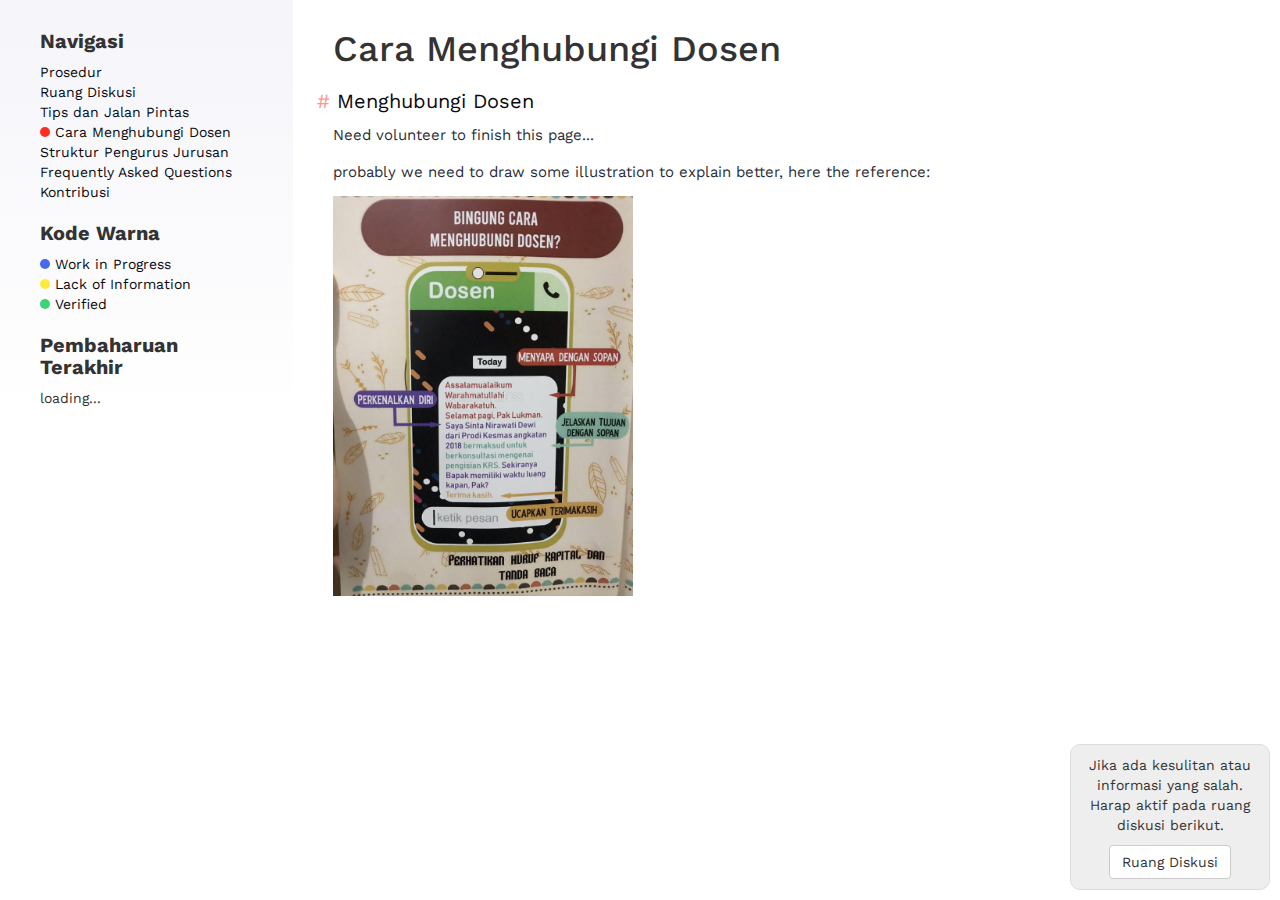
<file: cara-menghubungi-dosen.html>
<!DOCTYPE html>
<html lang="id">

<head>
    <meta charset="utf-8">
    <title>Cara Menghubungi Dosen - Prosedur Skripsi Jurusan Teknik Elektro UNNES</title>
    <meta name="viewport" content="width=device-width, initial-scale=1">
    <link rel="icon" href="img/icon.png" type="image/png">
    <!-- load bootstrap and fonts  -->
    <link href="//netdna.bootstrapcdn.com/bootstrap/3.0.0/css/bootstrap.min.css" rel="stylesheet" id="bootstrap-css">
    <link rel="stylesheet" href="https://cdnjs.cloudflare.com/ajax/libs/font-awesome/5.15.1/css/all.min.css"
        integrity="sha512-+4zCK9k+qNFUR5X+cKL9EIR+ZOhtIloNl9GIKS57V1MyNsYpYcUrUeQc9vNfzsWfV28IaLL3i96P9sdNyeRssA=="
        crossorigin="anonymous" />

    <!-- load custom css -->
    <link href="css/style.css" rel="stylesheet">
    <!-- load js -->
    <script src="//code.jquery.com/jquery-1.11.1.min.js"></script>
    <script src="//netdna.bootstrapcdn.com/bootstrap/3.0.0/js/bootstrap.min.js"></script>

    <!-- Open Graph Tags -->
    <meta content="Melon Kotak Creative" property="og:site_name">
    <meta content="Cara Menghubungi Dosen - Prosedur Skripsi Jurusan Teknik Elektro UNNES" property="og:title">
    <meta content="website" property="og:type">
    <meta
        content="Kurasi Informasi Terbuka Prosedur Penulisan Skripsi/TA Jurusan Teknik Elektro Universits Negeri Semarang"
        property="og:description">
    <meta content="https://melonkotak.com/apps/prosedur-skripsi-te/" property="og:url">
    <meta content="https://melonkotak.com/apps/prosedur-skripsi-te/cover.jpg" property="og:image">
    <meta
        content="https://melonkotak.com/api/v1/img-min/?qty=95&url=https://melonkotak.com/apps/prosedur-skripsi-te/cover.jpg"
        property="og:image:alt">
    <meta property="og:image:height" content="400" />
    <meta property="og:image:width" content="800" />
    <!-- /twitter  -->
    <meta name="twitter:card" content="summary_large_image">
    <meta name="twitter:title" content="Cara Menghubungi Dosen - Prosedur Skripsi Jurusan Teknik Elektro UNNES">
    <meta name="twitter:description"
        content="Kurasi Informasi Terbuka Prosedur Penulisan Skripsi/TA Jurusan Teknik Elektro Universits Negeri Semarang">
    <meta name="twitter:image" content="https://melonkotak.com/apps/prosedur-skripsi-te/cover.jpg">

    <!-- /google search -->
    <!-- Google / Search Engine Tags -->
    <meta itemprop="name" content="Cara Menghubungi Dosen - Prosedur Skripsi Jurusan Teknik Elektro UNNES">
    <meta
        content="Kurasi Informasi Terbuka Prosedur Penulisan Skripsi/TA Jurusan Teknik Elektro Universits Negeri Semarang"
        itemprop="description">
    <meta itemprop="image" content="https://melonkotak.com/apps/prosedur-skripsi-te/cover.jpg">
</head>

<body>
    <div class="container">

        <div class="row">
            <div class="col-md-3 nav-menu">
                <div class="menu">
                    <h2>Navigasi</h2>
                    <li><a href="index.html#prosedur">
                            Prosedur</a>
                    </li>
                    <li><a href="diskusi.html#diskusi"> Ruang Diskusi</a></li>
                    <li><a href="protips.html">Tips dan Jalan Pintas</a></li>
                    <li class="active"><a href="cara-menghubungi-dosen.html#cara-menghubungi-dosen"> Cara
                            Menghubungi Dosen</a>
                    <li><a href="struktur.html#struktur">Struktur Pengurus Jurusan</a>
                    <li><a href="faq.html">Frequently Asked Questions</a>
                    <li><a href="kontribusi.html#kontribusi">
                            Kontribusi</a>
                    </li>
                </div>
                <div class="color-codes">
                    <h2>Kode Warna</h2>
                    <li class="wip"><a href="#work-in-progress">
                            Work in Progress</a>
                    </li>
                    <li class="loi"><a href="#lack-of-information">
                            Lack of Information</a>
                    </li>
                    <li class="verified"><a href="#verified">
                            Verified</a>
                    </li>
                </div>
                <div class="update-info">
                    <h2>Pembaharuan Terakhir</h2>
                    <span id="last-update">loading...</span>
                </div>

            </div>
            <div class="col-md-9 content">
                <h1>Cara Menghubungi Dosen</h1>
                <a href="#diskusi">
                    <h2><span class="anchor-tag">#</span> Menghubungi Dosen</h2>
                </a>
                <p>Need volunteer to finish this page...</p>

                <p>probably we need to draw some illustration to explain better, here the reference:</p>
                <img src="img/referensi_panduan_mengirim_sms.jpeg" class="img-fluid" style="max-width:300px">



            </div>

        </div>
    </div>
    </div>

    <div id="lifebuoy">
        <div>Jika ada kesulitan atau informasi yang salah. Harap aktif pada ruang diskusi berikut.</div>
        <a href="diskusi.html" class="btn btn-default"><i class="fa fa-comments"></i> Ruang Diskusi</a>
    </div>
    <script src="https://code.jquery.com/jquery-3.5.1.min.js"
        integrity="sha256-9/aliU8dGd2tb6OSsuzixeV4y/faTqgFtohetphbbj0=" crossorigin="anonymous"></script>
    <script src="https://cdnjs.cloudflare.com/ajax/libs/popper.js/1.14.7/umd/popper.min.js"
        integrity="sha384-UO2eT0CpHqdSJQ6hJty5KVphtPhzWj9WO1clHTMGa3JDZwrnQq4sF86dIHNDz0W1"
        crossorigin="anonymous"></script>
    <script src="https://stackpath.bootstrapcdn.com/bootstrap/4.3.1/js/bootstrap.min.js"
        integrity="sha384-JjSmVgyd0p3pXB1rRibZUAYoIIy6OrQ6VrjIEaFf/nJGzIxFDsf4x0xIM+B07jRM"
        crossorigin="anonymous"></script>

    <script src="js/main.js"></script>
</body>

</html>
</file>
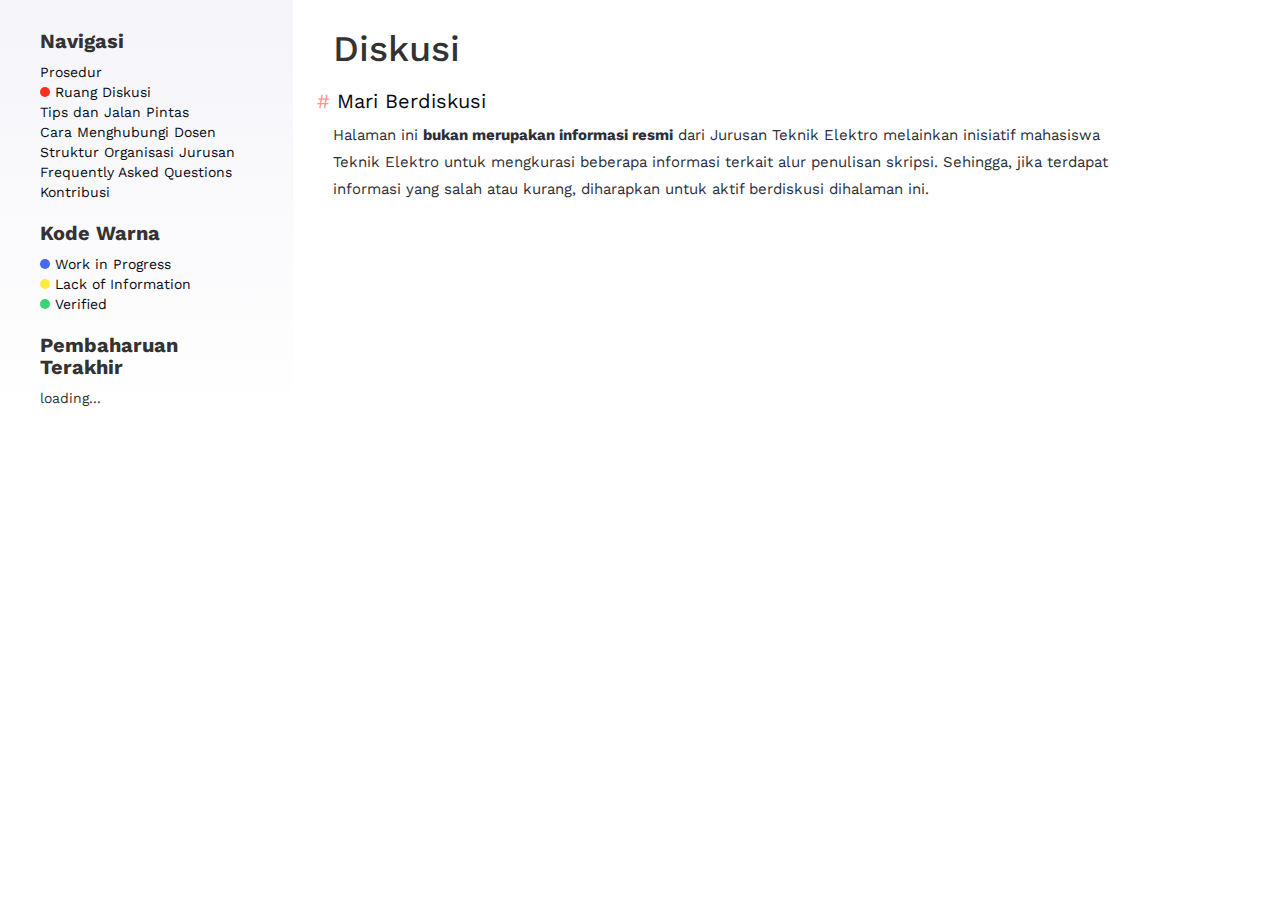
<file: diskusi.html>
<!DOCTYPE html>
<html lang="id">

<head>
    <meta charset="utf-8">
    <title>Diskusi - Prosedur Skripsi Jurusan Teknik Elektro UNNES</title>
    <meta name="viewport" content="width=device-width, initial-scale=1">
    <link rel="icon" href="img/icon.png" type="image/png">
    <!-- load bootstrap and fonts  -->
    <link href="//netdna.bootstrapcdn.com/bootstrap/3.0.0/css/bootstrap.min.css" rel="stylesheet" id="bootstrap-css">
    <link rel="stylesheet" href="https://cdnjs.cloudflare.com/ajax/libs/font-awesome/5.15.1/css/all.min.css"
        integrity="sha512-+4zCK9k+qNFUR5X+cKL9EIR+ZOhtIloNl9GIKS57V1MyNsYpYcUrUeQc9vNfzsWfV28IaLL3i96P9sdNyeRssA=="
        crossorigin="anonymous" />

    <!-- load custom css -->
    <link href="css/style.css" rel="stylesheet">
    <!-- load js -->
    <script src="//code.jquery.com/jquery-1.11.1.min.js"></script>
    <script src="//netdna.bootstrapcdn.com/bootstrap/3.0.0/js/bootstrap.min.js"></script>

    <!-- Open Graph Tags -->
    <meta content="Melon Kotak Creative" property="og:site_name">
    <meta content="Diskusi - Prosedur Skripsi Jurusan Teknik Elektro UNNES" property="og:title">
    <meta content="website" property="og:type">
    <meta
        content="Kurasi Informasi Terbuka Prosedur Penulisan Skripsi/TA Jurusan Teknik Elektro Universits Negeri Semarang"
        property="og:description">
    <meta content="https://melonkotak.com/apps/prosedur-skripsi-te/" property="og:url">
    <meta content="https://melonkotak.com/apps/prosedur-skripsi-te/cover.jpg" property="og:image">
    <meta
        content="https://melonkotak.com/api/v1/img-min/?qty=95&url=https://melonkotak.com/apps/prosedur-skripsi-te/cover.jpg"
        property="og:image:alt">
    <meta property="og:image:height" content="400" />
    <meta property="og:image:width" content="800" />
    <!-- /twitter  -->
    <meta name="twitter:card" content="summary_large_image">
    <meta name="twitter:title" content="Diskusi - Prosedur Skripsi Jurusan Teknik Elektro UNNES">
    <meta name="twitter:description"
        content="Kurasi Informasi Terbuka Prosedur Penulisan Skripsi/TA Jurusan Teknik Elektro Universits Negeri Semarang">
    <meta name="twitter:image" content="https://melonkotak.com/apps/prosedur-skripsi-te/cover.jpg">

    <!-- /google search -->
    <!-- Google / Search Engine Tags -->
    <meta itemprop="name" content="Diskusi - Prosedur Skripsi Jurusan Teknik Elektro UNNES">
    <meta
        content="Kurasi Informasi Terbuka Prosedur Penulisan Skripsi/TA Jurusan Teknik Elektro Universits Negeri Semarang"
        itemprop="description">
    <meta itemprop="image" content="https://melonkotak.com/apps/prosedur-skripsi-te/cover.jpg">
</head>

<body>
    <div class="container">

        <div class="row">
            <div class="col-md-3 nav-menu">
                <div class="menu">
                    <h2>Navigasi</h2>
                    <li><a href="index.html#prosedur">
                            Prosedur</a>
                    </li>
                    <li class="active"><a href="diskusi.html#diskusi"> Ruang Diskusi</a></li>
                    <li><a href="protips.html">Tips dan Jalan Pintas</a></li>
                    <li><a href="cara-menghubungi-dosen.html#cara-menghubungi-dosen"> Cara
                            Menghubungi Dosen</a>
                    <li><a href="struktur.html#struktur">Struktur Organisasi Jurusan</a>
                    <li><a href="faq.html">Frequently Asked Questions</a>
                    <li><a href="kontribusi.html#kontribusi">
                            Kontribusi</a>
                    </li>
                </div>
                <div class="color-codes">
                    <h2>Kode Warna</h2>
                    <li class="wip"><a href="#work-in-progress">
                            Work in Progress</a>
                    </li>
                    <li class="loi"><a href="#lack-of-information">
                            Lack of Information</a>
                    </li>
                    <li class="verified"><a href="#verified">
                            Verified</a>
                    </li>
                </div>
                <div class="update-info">
                    <h2>Pembaharuan Terakhir</h2>
                    <span id="last-update">loading...</span>
                </div>

            </div>
            <div class="col-md-9 content">
                <h1>Diskusi</h1>
                <a href="#diskusi">
                    <h2><span class="anchor-tag">#</span> Mari Berdiskusi</h2>
                </a>
                <p>Halaman ini <b>bukan merupakan informasi resmi</b> dari Jurusan Teknik Elektro melainkan inisiatif
                    mahasiswa Teknik Elektro untuk mengkurasi beberapa informasi terkait alur penulisan skripsi.
                    Sehingga, jika terdapat informasi yang salah atau kurang, diharapkan untuk aktif berdiskusi dihalaman ini.


                </p>

                <div class="comment-box">
                    <div id="disqus_thread"></div>
                    <script>
                        /**
                        *  RECOMMENDED CONFIGURATION VARIABLES: EDIT AND UNCOMMENT THE SECTION BELOW TO INSERT DYNAMIC VALUES FROM YOUR PLATFORM OR CMS.
                        *  LEARN WHY DEFINING THESE VARIABLES IS IMPORTANT: https://disqus.com/admin/universalcode/#configuration-variables    */
                        /*
                        var disqus_config = function () {
                        this.page.url = PAGE_URL;  // Replace PAGE_URL with your page's canonical URL variable
                        this.page.identifier = PAGE_IDENTIFIER; // Replace PAGE_IDENTIFIER with your page's unique identifier variable
                        };
                        */
                        (function () { // DON'T EDIT BELOW THIS LINE
                            var d = document, s = d.createElement('script');
                            s.src = 'https://elybin.disqus.com/embed.js';
                            s.setAttribute('data-timestamp', +new Date());
                            (d.head || d.body).appendChild(s);
                        })();
                    </script>
                    <noscript>Please enable JavaScript to view the <a href="https://disqus.com/?ref_noscript">comments
                            powered
                            by Disqus.</a>
                    </noscript>
                </div>

            </div>

        </div>
    </div>
    </div>
    <script src="https://code.jquery.com/jquery-3.5.1.min.js"
        integrity="sha256-9/aliU8dGd2tb6OSsuzixeV4y/faTqgFtohetphbbj0=" crossorigin="anonymous"></script>
    <script src="https://cdnjs.cloudflare.com/ajax/libs/popper.js/1.14.7/umd/popper.min.js"
        integrity="sha384-UO2eT0CpHqdSJQ6hJty5KVphtPhzWj9WO1clHTMGa3JDZwrnQq4sF86dIHNDz0W1"
        crossorigin="anonymous"></script>
    <script src="https://stackpath.bootstrapcdn.com/bootstrap/4.3.1/js/bootstrap.min.js"
        integrity="sha384-JjSmVgyd0p3pXB1rRibZUAYoIIy6OrQ6VrjIEaFf/nJGzIxFDsf4x0xIM+B07jRM"
        crossorigin="anonymous"></script>

    <script src="js/main.js"></script>
</body>

</html>
</file>
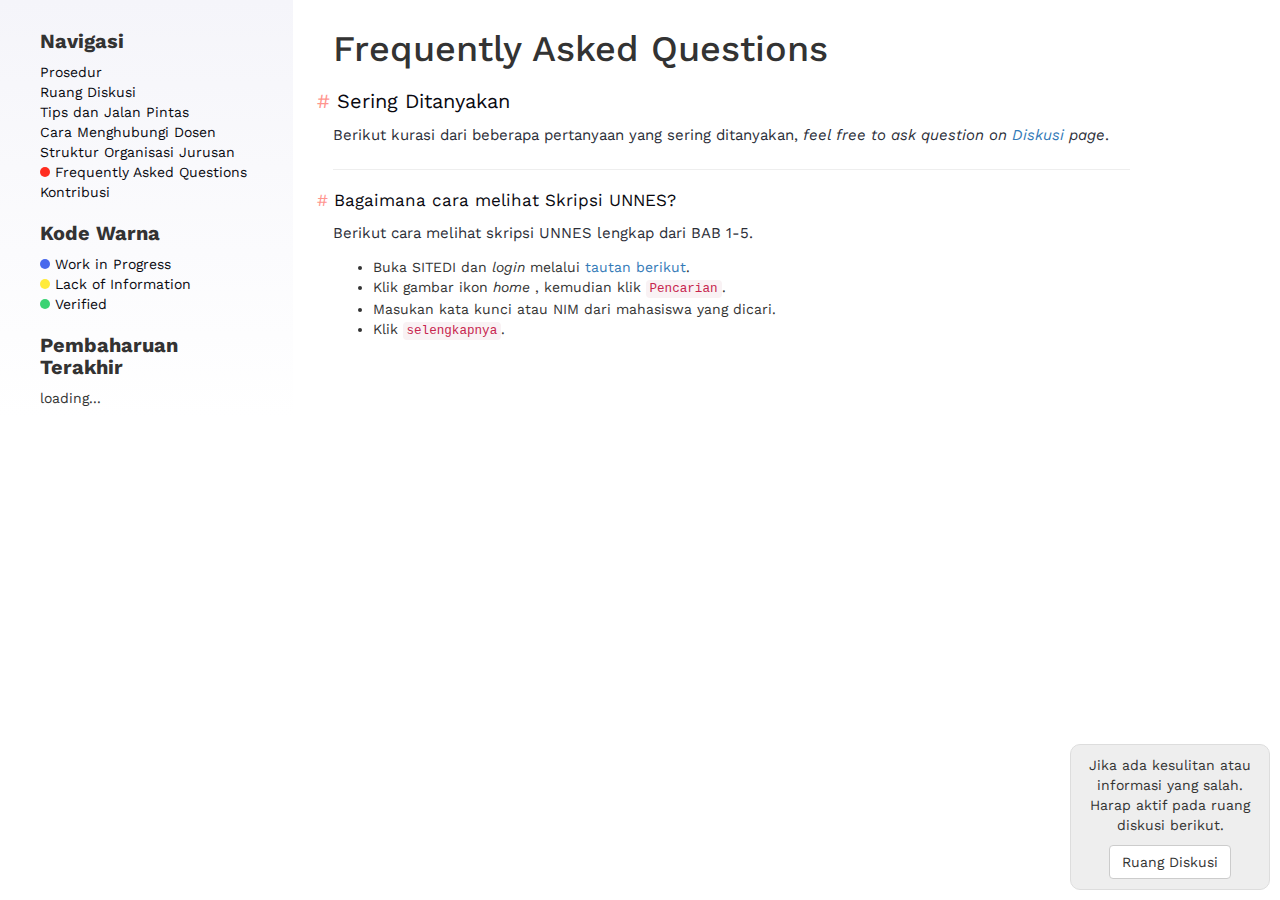
<file: faq.html>
<!DOCTYPE html>
<html lang="id">

<head>
    <meta charset="utf-8">
    <title>Sering Ditanyakan - Prosedur Skripsi Jurusan Teknik Elektro UNNES</title>
    <meta name="viewport" content="width=device-width, initial-scale=1">
    <link rel="icon" href="img/icon.png" type="image/png">
    <!-- load bootstrap and fonts  -->
    <link href="//netdna.bootstrapcdn.com/bootstrap/3.0.0/css/bootstrap.min.css" rel="stylesheet" id="bootstrap-css">
    <link rel="stylesheet" href="https://cdnjs.cloudflare.com/ajax/libs/font-awesome/5.15.1/css/all.min.css"
        integrity="sha512-+4zCK9k+qNFUR5X+cKL9EIR+ZOhtIloNl9GIKS57V1MyNsYpYcUrUeQc9vNfzsWfV28IaLL3i96P9sdNyeRssA=="
        crossorigin="anonymous" />

    <!-- load custom css -->
    <link href="css/style.css" rel="stylesheet">
    <!-- load js -->
    <script src="//code.jquery.com/jquery-1.11.1.min.js"></script>
    <script src="//netdna.bootstrapcdn.com/bootstrap/3.0.0/js/bootstrap.min.js"></script>

    <!-- Open Graph Tags -->
    <meta content="Melon Kotak Creative" property="og:site_name">
    <meta content="Sering Ditanyakan - Prosedur Skripsi Jurusan Teknik Elektro UNNES" property="og:title">
    <meta content="website" property="og:type">
    <meta
        content="Kurasi Informasi Terbuka Prosedur Penulisan Skripsi/TA Jurusan Teknik Elektro Universits Negeri Semarang"
        property="og:description">
    <meta content="https://melonkotak.com/apps/prosedur-skripsi-te/" property="og:url">
    <meta content="https://melonkotak.com/apps/prosedur-skripsi-te/cover.jpg" property="og:image">
    <meta
        content="https://melonkotak.com/api/v1/img-min/?qty=95&url=https://melonkotak.com/apps/prosedur-skripsi-te/cover.jpg"
        property="og:image:alt">
    <meta property="og:image:height" content="400" />
    <meta property="og:image:width" content="800" />
    <!-- /twitter  -->
    <meta name="twitter:card" content="summary_large_image">
    <meta name="twitter:title" content="Sering Ditanyakan - Prosedur Skripsi Jurusan Teknik Elektro UNNES">
    <meta name="twitter:description"
        content="Kurasi Informasi Terbuka Prosedur Penulisan Skripsi/TA Jurusan Teknik Elektro Universits Negeri Semarang">
    <meta name="twitter:image" content="https://melonkotak.com/apps/prosedur-skripsi-te/cover.jpg">

    <!-- /google search -->
    <!-- Google / Search Engine Tags -->
    <meta itemprop="name" content="Sering Ditanyakan - Prosedur Skripsi Jurusan Teknik Elektro UNNES">
    <meta
        content="Kurasi Informasi Terbuka Prosedur Penulisan Skripsi/TA Jurusan Teknik Elektro Universits Negeri Semarang"
        itemprop="description">
    <meta itemprop="image" content="https://melonkotak.com/apps/prosedur-skripsi-te/cover.jpg">
</head>

<body>
    <div class="container">
        <div class="row">
            <div class="col-md-3 nav-menu">
                <div class="menu">
                    <h2>Navigasi</h2>
                    <li><a href="index.html#prosedur">
                            Prosedur</a>
                    </li>
                    <li><a href="diskusi.html#diskusi"> Ruang Diskusi</a></li>
                    <li><a href="protips.html">Tips dan Jalan Pintas</a></li>
                    <li><a href="cara-menghubungi-dosen.html#cara-menghubungi-dosen"> Cara
                            Menghubungi Dosen</a>
                    <li><a href="struktur.html#struktur">Struktur Organisasi Jurusan</a>
                    <li  class="active"><a href="faq.html">Frequently Asked Questions</a>
                    <li><a href="kontribusi.html#kontribusi">
                            Kontribusi</a>
                    </li>
                </div>
                <div class="color-codes">
                    <h2>Kode Warna</h2>
                    <li class="wip"><a href="#work-in-progress">
                            Work in Progress</a>
                    </li>
                    <li class="loi"><a href="#lack-of-information">
                            Lack of Information</a>
                    </li>
                    <li class="verified"><a href="#verified">
                            Verified</a>
                    </li>
                </div>
                <div class="update-info">
                    <h2>Pembaharuan Terakhir</h2>
                    <span id="last-update">loading...</span>
                </div>

            </div>
            <div class="col-md-9 content">
                <h1>Frequently Asked Questions</h1>

                <a href="#pendahuluan" id="pendahuluan">
                    <h2><span class="anchor-tag">#</span> Sering Ditanyakan</h2>
                </a>
                <p>Berikut kurasi dari beberapa pertanyaan yang sering ditanyakan, <i>feel free to ask question on <a href="diskusi.html">Diskusi</a> page</i>. </p>
                <hr/>   
                <a href="#melihat-skripsi-lengkap" id="melihat-skripsi-lengkap">
                    <h3><span class="anchor-tag">#</span> Bagaimana cara melihat Skripsi UNNES? </h3>
                </a>
                <p>Berikut cara melihat skripsi UNNES lengkap dari BAB 1-5.
                <ul>
                    <li>Buka SITEDI dan <i>login</i> melalui <a href="https://apps.unnes.ac.id/5" target="_blank">tautan berikut</a>.</li>
                    <li>Klik gambar ikon <i>home</i> <i class="fa fa-home"></i>, kemudian klik <code>Pencarian</code>.</li>
                    <li>Masukan kata kunci atau NIM dari mahasiswa yang dicari.</li>
                    <li>Klik <code>selengkapnya</code>.</li>
                </ul>
                </p>
                

            </div><!-- END div.col-md-9.content -->
        </div><!-- END div.row -->
    </div><!-- END div.container -->

    <div id="lifebuoy">
        <div>Jika ada kesulitan atau informasi yang salah. Harap aktif pada ruang diskusi berikut.</div>
        <a href="diskusi.html" class="btn btn-default"><i class="fa fa-comments"></i> Ruang Diskusi</a>
    </div>

    <!-- <script src="https://code.jquery.com/jquery-3.5.1.min.js"
        integrity="sha256-9/aliU8dGd2tb6OSsuzixeV4y/faTqgFtohetphbbj0=" crossorigin="anonymous"></script> -->
    <script src="https://cdnjs.cloudflare.com/ajax/libs/popper.js/1.14.7/umd/popper.min.js"
        integrity="sha384-UO2eT0CpHqdSJQ6hJty5KVphtPhzWj9WO1clHTMGa3JDZwrnQq4sF86dIHNDz0W1"
        crossorigin="anonymous"></script>
    <script src="https://stackpath.bootstrapcdn.com/bootstrap/4.3.1/js/bootstrap.min.js"
        integrity="sha384-JjSmVgyd0p3pXB1rRibZUAYoIIy6OrQ6VrjIEaFf/nJGzIxFDsf4x0xIM+B07jRM"
        crossorigin="anonymous"></script>
    <script src="js/main.js"></script>
</body>

</html>
</file>
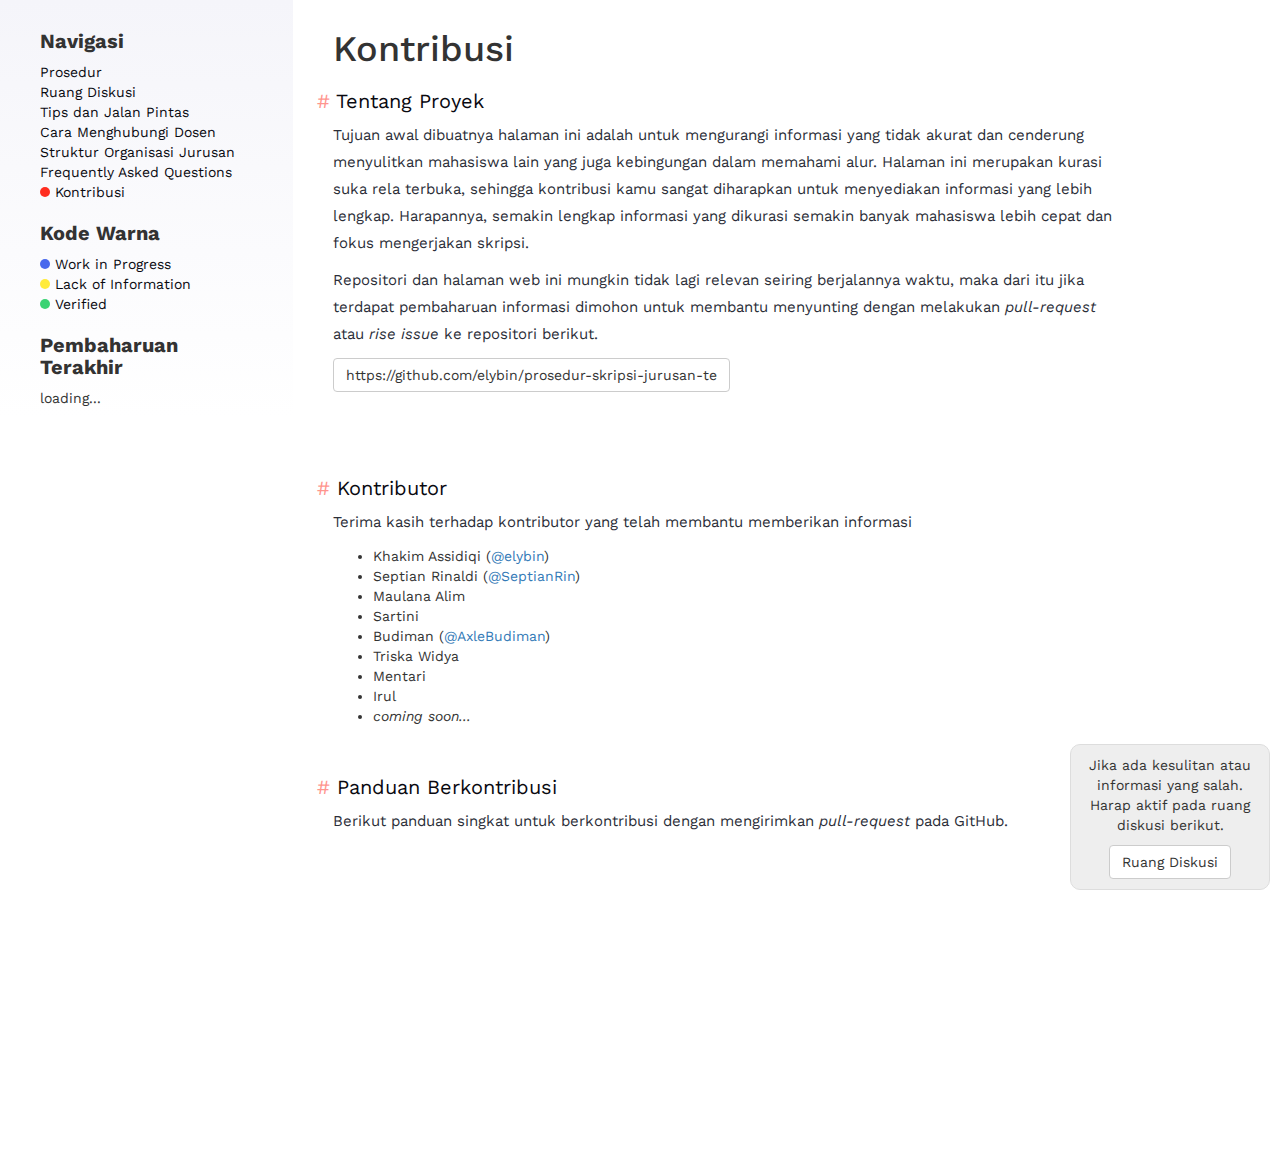
<file: kontribusi.html>
<!DOCTYPE html>
<html lang="id">

<head>
    <meta charset="utf-8">
    <title>Kontribusi - Prosedur Skripsi Jurusan Teknik Elektro UNNES</title>
    <meta name="viewport" content="width=device-width, initial-scale=1">
    <link rel="icon" href="img/icon.png" type="image/png">
    <!-- load bootstrap and fonts  -->
    <link href="//netdna.bootstrapcdn.com/bootstrap/3.0.0/css/bootstrap.min.css" rel="stylesheet" id="bootstrap-css">
    <link rel="stylesheet" href="https://cdnjs.cloudflare.com/ajax/libs/font-awesome/5.15.1/css/all.min.css"
        integrity="sha512-+4zCK9k+qNFUR5X+cKL9EIR+ZOhtIloNl9GIKS57V1MyNsYpYcUrUeQc9vNfzsWfV28IaLL3i96P9sdNyeRssA=="
        crossorigin="anonymous" />

    <!-- load custom css -->
    <link href="css/style.css" rel="stylesheet">
    <!-- load js -->
    <script src="//code.jquery.com/jquery-1.11.1.min.js"></script>
    <script src="//netdna.bootstrapcdn.com/bootstrap/3.0.0/js/bootstrap.min.js"></script>

    <!-- Open Graph Tags -->
    <meta content="Melon Kotak Creative" property="og:site_name">
    <meta content="Kontribusi - Prosedur Skripsi Jurusan Teknik Elektro UNNES" property="og:title">
    <meta content="website" property="og:type">
    <meta
        content="Kurasi Informasi Terbuka Prosedur Penulisan Skripsi/TA Jurusan Teknik Elektro Universits Negeri Semarang"
        property="og:description">
    <meta content="https://melonkotak.com/apps/prosedur-skripsi-te/" property="og:url">
    <meta content="https://melonkotak.com/apps/prosedur-skripsi-te/cover.jpg" property="og:image">
    <meta
        content="https://melonkotak.com/api/v1/img-min/?qty=95&url=https://melonkotak.com/apps/prosedur-skripsi-te/cover.jpg"
        property="og:image:alt">
    <meta property="og:image:height" content="400" />
    <meta property="og:image:width" content="800" />
    <!-- /twitter  -->
    <meta name="twitter:card" content="summary_large_image">
    <meta name="twitter:title" content="Kontribusi - Prosedur Skripsi Jurusan Teknik Elektro UNNES">
    <meta name="twitter:description"
        content="Kurasi Informasi Terbuka Prosedur Penulisan Skripsi/TA Jurusan Teknik Elektro Universits Negeri Semarang">
    <meta name="twitter:image" content="https://melonkotak.com/apps/prosedur-skripsi-te/cover.jpg">

    <!-- /google search -->
    <!-- Google / Search Engine Tags -->
    <meta itemprop="name" content="Kontribusi - Prosedur Skripsi Jurusan Teknik Elektro UNNES">
    <meta
        content="Kurasi Informasi Terbuka Prosedur Penulisan Skripsi/TA Jurusan Teknik Elektro Universits Negeri Semarang"
        itemprop="description">
    <meta itemprop="image" content="https://melonkotak.com/apps/prosedur-skripsi-te/cover.jpg">
</head>

<body>
    <div class="container">

        <div class="row">
            <div class="col-md-3 nav-menu">
                <div class="menu">
                    <h2>Navigasi</h2>
                    <li><a href="index.html#prosedur">
                            Prosedur</a>
                    </li>
                    <li><a href="diskusi.html#diskusi"> Ruang Diskusi</a></li>
                    <li><a href="protips.html#protips">Tips dan Jalan Pintas</a></li>
                    <li><a href="cara-menghubungi-dosen.html#cara-menghubungi-dosen"> Cara
                            Menghubungi Dosen</a>
                    <li><a href="struktur.html#struktur">Struktur Organisasi Jurusan</a>
                    <li><a href="faq.html">Frequently Asked Questions</a>
                    <li class="active"><a href="kontribusi.html#kontribusi">
                            Kontribusi</a>
                    </li>
                </div>
                <div class="color-codes">
                    <h2>Kode Warna</h2>
                    <li class="wip"><a href="#work-in-progress">
                            Work in Progress</a>
                    </li>
                    <li class="loi"><a href="#lack-of-information">
                            Lack of Information</a>
                    </li>
                    <li class="verified"><a href="#verified">
                            Verified</a>
                    </li>
                </div>
                <div class="update-info">
                    <h2>Pembaharuan Terakhir</h2>
                    <span id="last-update">loading...</span>
                </div>

            </div>
            <div class="col-md-9 content">
                <h1>Kontribusi</h1>
                <a href="#">
                    <h2><span class="anchor-tag">#</span> Tentang Proyek</h2>
                </a>

                <p>Tujuan awal dibuatnya halaman ini adalah untuk mengurangi informasi yang tidak akurat dan
                    cenderung
                    menyulitkan mahasiswa lain yang juga kebingungan dalam memahami alur. Halaman ini merupakan kurasi suka rela terbuka, sehingga kontribusi
                    kamu
                    sangat diharapkan untuk menyediakan informasi yang lebih lengkap. Harapannya, semakin lengkap informasi yang dikurasi semakin banyak mahasiswa
                    lebih cepat dan fokus mengerjakan skripsi.
                </p>
                <p>Repositori dan halaman web ini mungkin tidak lagi relevan seiring berjalannya waktu, maka
                    dari itu
                    jika
                    terdapat pembaharuan informasi dimohon untuk membantu menyunting dengan melakukan
                    <i>pull-request</i> atau <i>rise issue</i> ke repositori berikut.
                </p>
                <p>
                    <a target="_blank" href="https://github.com/elybin/prosedur-skripsi-jurusan-te" class="btn btn-default">https://github.com/elybin/prosedur-skripsi-jurusan-te</a>
                </p>
                <iframe
                    src="https://ghbtns.com/github-btn.html?user=elybin&repo=prosedur-skripsi-jurusan-te&type=fork&count=true&size=large"
                    style="border:0;overflow: scroll;" width="170" height="30" title="GitHub"></iframe>
                <br />
                <br />

                <a href="#">
                    <h2><span class="anchor-tag">#</span> Kontributor</h2>
                </a>
                <p>Terima kasih terhadap kontributor yang telah membantu memberikan informasi
                </p>
                <ul>
                    <li>Khakim Assidiqi (<a href="https://github.com/elybin">@elybin</a>)</li>
                    <li>Septian Rinaldi (<a href="https://github.com/SeptianRin">@SeptianRin</a>)</li>
                    <li>Maulana Alim</li>
                    <li>Sartini</li>
                    <li>Budiman (<a href="https://github.com/AxleBudiman">@AxleBudiman</a>)</li>
                    <li>Triska Widya</li>
                    <li>Mentari</li>
                    <li>Irul</li>
                    <li><i>coming soon...</i></li>

                </ul>
                <br />
                <a href="#">
                    <h2><span class="anchor-tag">#</span> Panduan Berkontribusi</h2>
                </a>
                <p>
                    Berikut panduan singkat untuk berkontribusi dengan mengirimkan <i>pull-request</i> pada GitHub.
                </p>
                <iframe width="560" height="315" style="border:0;overflow: scroll;"
                    src="https://www.youtube.com/embed/6_UhNE5qVX4"
                    allow="accelerometer; autoplay; clipboard-write; encrypted-media; gyroscope; picture-in-picture"
                    allowfullscreen></iframe>
            </div>

        </div>
    </div>
    </div>

    <div id="lifebuoy">
        <div>Jika ada kesulitan atau informasi yang salah. Harap aktif pada ruang diskusi berikut.</div>
        <a href="diskusi.html" class="btn btn-default"><i class="fa fa-comments"></i> Ruang Diskusi</a>
    </div>
    <script src="https://code.jquery.com/jquery-3.5.1.min.js"
        integrity="sha256-9/aliU8dGd2tb6OSsuzixeV4y/faTqgFtohetphbbj0=" crossorigin="anonymous"></script>
    <script src="https://cdnjs.cloudflare.com/ajax/libs/popper.js/1.14.7/umd/popper.min.js"
        integrity="sha384-UO2eT0CpHqdSJQ6hJty5KVphtPhzWj9WO1clHTMGa3JDZwrnQq4sF86dIHNDz0W1"
        crossorigin="anonymous"></script>
    <script src="https://stackpath.bootstrapcdn.com/bootstrap/4.3.1/js/bootstrap.min.js"
        integrity="sha384-JjSmVgyd0p3pXB1rRibZUAYoIIy6OrQ6VrjIEaFf/nJGzIxFDsf4x0xIM+B07jRM"
        crossorigin="anonymous"></script>

    <script src="js/main.js"></script>
</body>

</html>
</file>
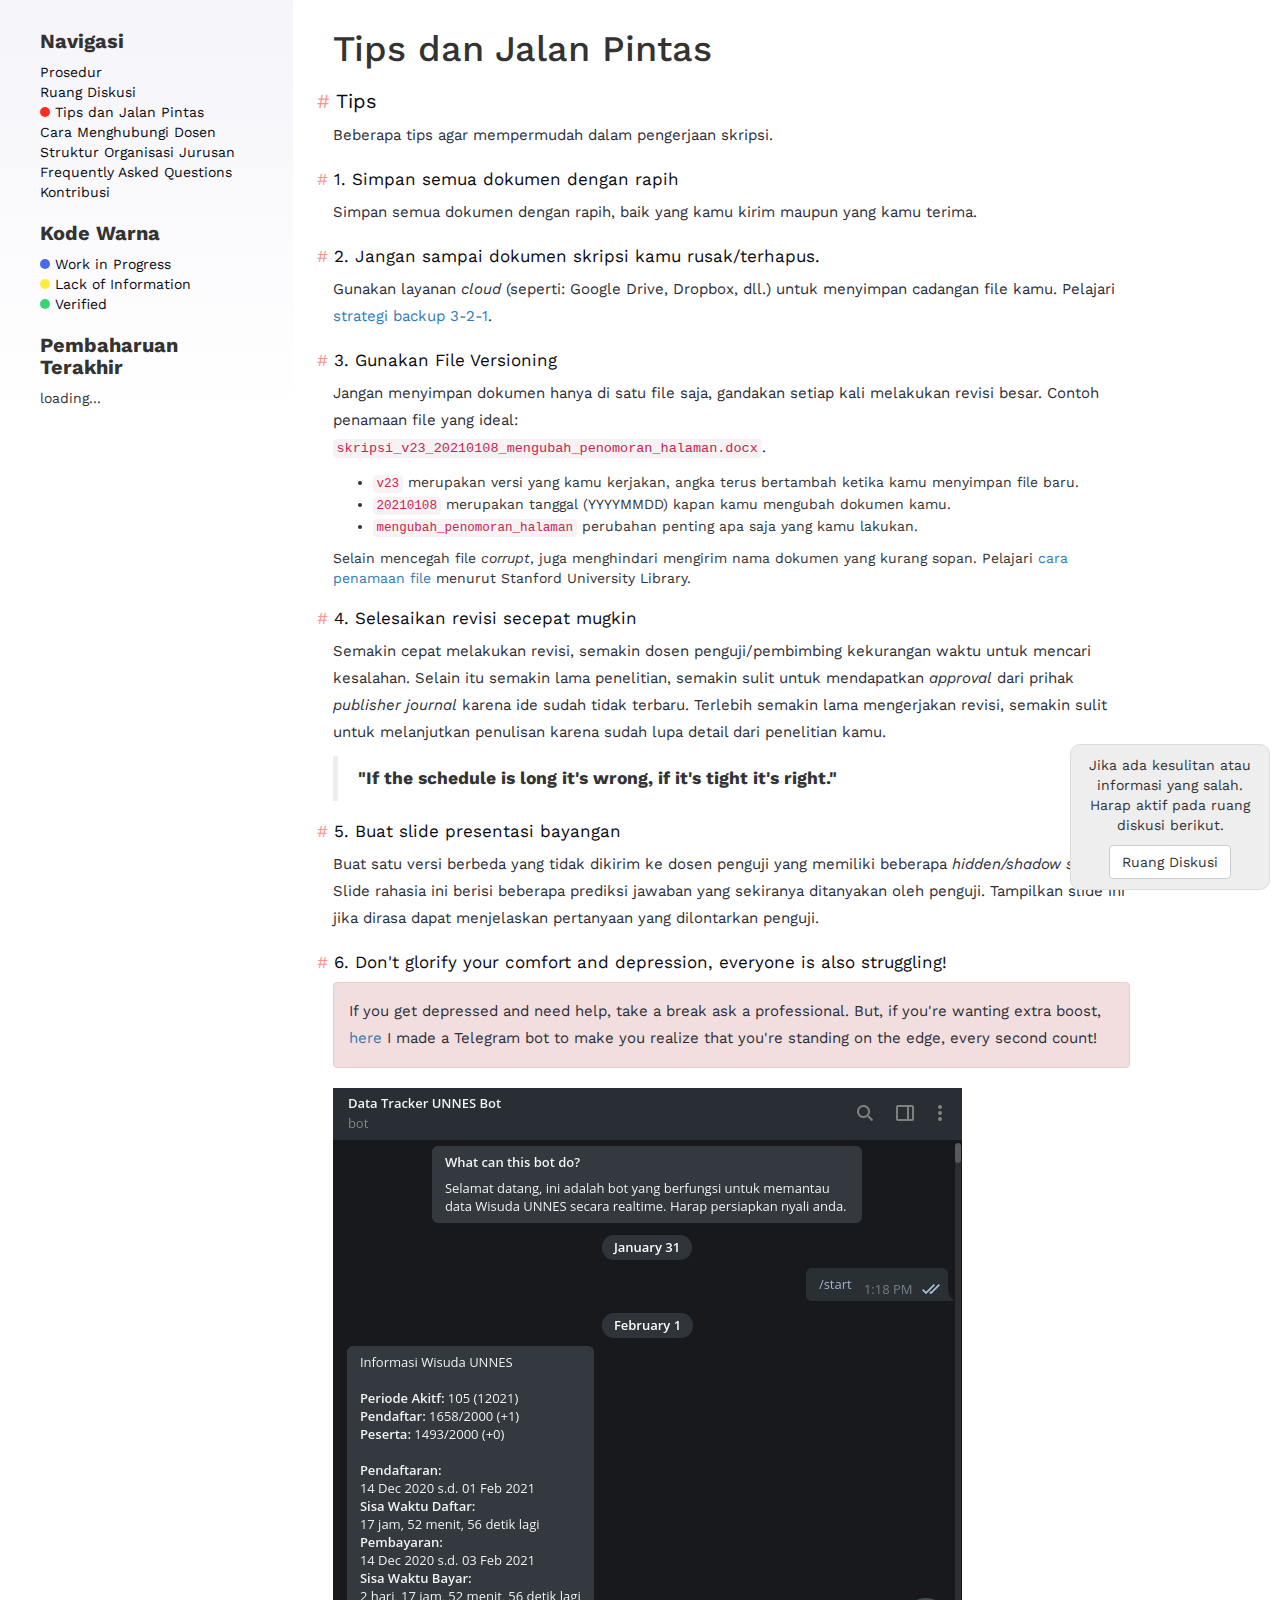
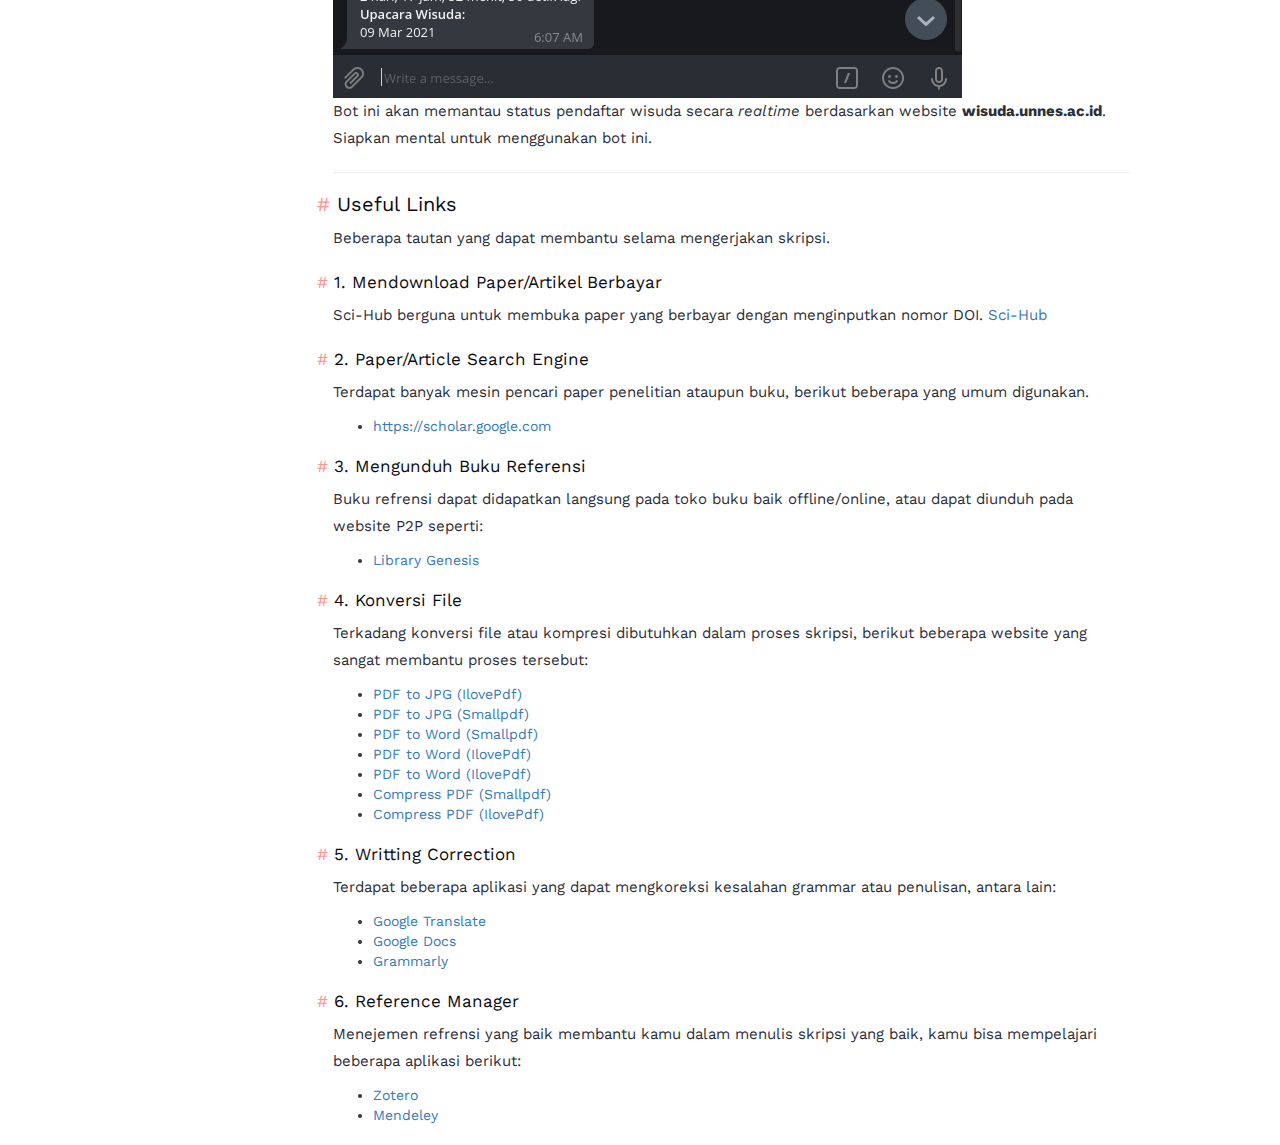
<file: protips.html>
<!DOCTYPE html>
<html lang="id">

<head>
    <meta charset="utf-8">
    <title>Tips dan Jalan Pintas - Prosedur Skripsi Jurusan Teknik Elektro UNNES</title>
    <meta name="viewport" content="width=device-width, initial-scale=1">
    <link rel="icon" href="img/icon.png" type="image/png">
    <!-- load bootstrap and fonts  -->
    <link href="//netdna.bootstrapcdn.com/bootstrap/3.0.0/css/bootstrap.min.css" rel="stylesheet" id="bootstrap-css">
    <link rel="stylesheet" href="https://cdnjs.cloudflare.com/ajax/libs/font-awesome/5.15.1/css/all.min.css"
        integrity="sha512-+4zCK9k+qNFUR5X+cKL9EIR+ZOhtIloNl9GIKS57V1MyNsYpYcUrUeQc9vNfzsWfV28IaLL3i96P9sdNyeRssA=="
        crossorigin="anonymous" />

    <!-- load custom css -->
    <link href="css/style.css" rel="stylesheet">
    <!-- load js -->
    <script src="//code.jquery.com/jquery-1.11.1.min.js"></script>
    <script src="//netdna.bootstrapcdn.com/bootstrap/3.0.0/js/bootstrap.min.js"></script>

    <!-- Open Graph Tags -->
    <meta content="Melon Kotak Creative" property="og:site_name">
    <meta content="Tips dan Jalan Pintas - Prosedur Skripsi Jurusan Teknik Elektro UNNES" property="og:title">
    <meta content="website" property="og:type">
    <meta
        content="Kurasi Informasi Terbuka Prosedur Penulisan Skripsi/TA Jurusan Teknik Elektro Universits Negeri Semarang"
        property="og:description">
    <meta content="https://melonkotak.com/apps/prosedur-skripsi-te/" property="og:url">
    <meta content="https://melonkotak.com/apps/prosedur-skripsi-te/cover.jpg" property="og:image">
    <meta
        content="https://melonkotak.com/api/v1/img-min/?qty=95&url=https://melonkotak.com/apps/prosedur-skripsi-te/cover.jpg"
        property="og:image:alt">
    <meta property="og:image:height" content="400" />
    <meta property="og:image:width" content="800" />
    <!-- /twitter  -->
    <meta name="twitter:card" content="summary_large_image">
    <meta name="twitter:title" content="Tips dan Jalan Pintas - Prosedur Skripsi Jurusan Teknik Elektro UNNES">
    <meta name="twitter:description"
        content="Kurasi Informasi Terbuka Prosedur Penulisan Skripsi/TA Jurusan Teknik Elektro Universits Negeri Semarang">
    <meta name="twitter:image" content="https://melonkotak.com/apps/prosedur-skripsi-te/cover.jpg">

    <!-- /google search -->
    <!-- Google / Search Engine Tags -->
    <meta itemprop="name" content="Tips dan Jalan Pintas - Prosedur Skripsi Jurusan Teknik Elektro UNNES">
    <meta
        content="Kurasi Informasi Terbuka Prosedur Penulisan Skripsi/TA Jurusan Teknik Elektro Universits Negeri Semarang"
        itemprop="description">
    <meta itemprop="image" content="https://melonkotak.com/apps/prosedur-skripsi-te/cover.jpg">
</head>

<body>
    <div class="container">

        <div class="row">
            <div class="col-md-3 nav-menu">
                <div class="menu">
                    <h2>Navigasi</h2>
                    <li><a href="index.html#prosedur">
                            Prosedur</a>
                    </li>
                    <li><a href="diskusi.html#diskusi"> Ruang Diskusi</a></li>
                    <li class="active"><a href="protips.html">Tips dan Jalan Pintas</a></li>
                    <li><a href="cara-menghubungi-dosen.html#cara-menghubungi-dosen"> Cara
                            Menghubungi Dosen</a>
                    <li><a href="struktur.html#struktur">Struktur Organisasi Jurusan</a>
                    <li><a href="faq.html">Frequently Asked Questions</a>
                    <li><a href="kontribusi.html#kontribusi">
                            Kontribusi</a>
                    </li>
                </div>
                <div class="color-codes">
                    <h2>Kode Warna</h2>
                    <li class="wip"><a href="#work-in-progress">
                            Work in Progress</a>
                    </li>
                    <li class="loi"><a href="#lack-of-information">
                            Lack of Information</a>
                    </li>
                    <li class="verified"><a href="#verified">
                            Verified</a>
                    </li>
                </div>
                <div class="update-info">
                    <h2>Pembaharuan Terakhir</h2>
                    <span id="last-update">loading...</span>
                </div>

            </div>
            <div class="col-md-9 content">
                <h1>Tips dan Jalan Pintas</h1>
                <a href="#protips" id="protips">
                    <h2><span class="anchor-tag">#</span> Tips</h2>
                </a>
                <p>Beberapa tips agar mempermudah dalam pengerjaan skripsi.</p>

                <a href="#organize-document" id="organize-document">
                    <h3><span class="anchor-tag">#</span> 1. Simpan semua dokumen dengan rapih</h3>
                </a>
                <p>Simpan semua dokumen dengan rapih, baik yang kamu kirim maupun yang kamu terima.</p>

                <a href="#backup-document" id="backup-document">
                    <h3><span class="anchor-tag">#</span> 2. Jangan sampai dokumen skripsi kamu rusak/terhapus.</h3>
                </a>
                <p>Gunakan layanan <i>cloud</i> (seperti: Google Drive, Dropbox, dll.) untuk menyimpan cadangan
                    file
                    kamu. Pelajari <a href="https://www.youtube.com/watch?v=cNvB1NzGUBk"> strategi backup
                        3-2-1</a>.</p>
                
                <a href="#file-versioning" id="file-versioning">
                    <h3><span class="anchor-tag">#</span> 3. Gunakan File Versioning</h3>
                </a>
                <p>Jangan menyimpan dokumen hanya di satu file saja, gandakan setiap kali melakukan revisi besar. Contoh penamaan file yang ideal: <br />
                    <code>skripsi_v23_20210108_mengubah_penomoran_halaman.docx</code>.
                    <br />
                <ul>
                    <li><code>v23</code> merupakan versi yang kamu kerjakan, angka terus bertambah ketika kamu
                        menyimpan
                        file baru.</li>
                    <li><code>20210108</code> merupakan tanggal (YYYYMMDD) kapan kamu mengubah dokumen kamu.
                    </li>
                    <li><code>mengubah_penomoran_halaman</code> perubahan penting apa saja yang kamu lakukan.
                    </li>
                </ul>
                Selain mencegah file <i>corrupt</i>, juga menghindari mengirim nama dokumen yang kurang sopan.
                Pelajari
                <a
                    href="https://library.stanford.edu/research/data-management-services/data-best-practices/best-practices-file-naming">cara
                    penamaan file</a> menurut Stanford University Library. </p>

                <a href="#tight-schedule" id="tight-schedule">
                        <h3><span class="anchor-tag">#</span> 4. Selesaikan revisi secepat mugkin</h3>
                </a>
                <p>Semakin cepat melakukan revisi, semakin dosen penguji/pembimbing kekurangan waktu untuk
                    mencari
                    kesalahan. Selain itu semakin lama penelitian, semakin sulit untuk mendapatkan
                    <i>approval</i> dari
                    prihak <i>publisher journal</i> karena ide sudah tidak terbaru. Terlebih semakin lama
                    mengerjakan
                    revisi, semakin sulit untuk melanjutkan penulisan karena sudah lupa detail dari penelitian
                    kamu.
                </p>
                <p>
                <blockquote class="blockquote"><b>"If the schedule is long it's wrong, if it's tight it's
                        right."</b>
                </blockquote>
                </p>

                <a href="#shadow-slides" id="shadow-slides">
                    <h3><span class="anchor-tag">#</span> 5. Buat slide presentasi bayangan</h3>
                </a>
                <p>Buat satu versi berbeda yang tidak dikirim ke dosen penguji yang memiliki beberapa
                    <i>hidden/shadow
                        slide</i>. Slide rahasia ini berisi beberapa prediksi jawaban yang sekiranya ditanyakan
                    oleh
                    penguji. Tampilkan slide ini jika dirasa dapat menjelaskan pertanyaan yang dilontarkan
                    penguji.
                </p>
                

                <a href="#dont-be-lazy" id="dont-be-lazy">
                    <h3><span class="anchor-tag">#</span> 6. Don't glorify your comfort and depression, everyone is also
                        struggling!</h3>
                </a>
                    <div class="alert alert-danger" >
                        <p>If you get depressed and need help, take a break ask a professional. 
                            But, if you're wanting extra boost, <a href="https://t.me/unnesdatatracker_bot" target="_blank">here</a> I
                            made a
                            Telegram bot to make you realize that you're standing on the edge, every second count!
                        </p>
                    </div>
                    
                    <img src="img/wisuda_tracker.png" class="img-fluid"/>
                    <p>Bot ini akan memantau status pendaftar wisuda secara <i>realtime</i> berdasarkan website <b>wisuda.unnes.ac.id</b>. Siapkan mental untuk menggunakan bot ini.
                    </p>
                <hr>
                <a href="#useful-links" id="useful-links">
                    <h2><span class="anchor-tag">#</span> Useful Links</h2>
                </a>
                <p>Beberapa tautan yang dapat membantu selama mengerjakan skripsi.</p>
        
                <a href="#mendownload-artikel" id="mendownload-artikel">
                    <h3><span class="anchor-tag">#</span> 1. Mendownload Paper/Artikel Berbayar</h3>
                </a>
                <p>Sci-Hub berguna untuk membuka paper yang berbayar dengan menginputkan nomor DOI. <a
                        href="https://en.wikipedia.org/wiki/Sci-Hub">Sci-Hub</a></p>

                <a href="#search-engine" id="search-engine">
                    <h3><span class="anchor-tag">#</span> 2. Paper/Article Search Engine</h3>
                </a>
                <p>Terdapat banyak mesin pencari paper penelitian ataupun buku, berikut beberapa yang umum
                    digunakan.
                <ul>
                    <li><a href="https://scholar.google.com" target="_blank">https://scholar.google.com</a></li>
                </ul>
                </p>

                <a href="#mengunduh-buku-referensi" id="mengunduh-buku-referensi">
                    <h3><span class="anchor-tag">#</span> 3. Mengunduh Buku Referensi</h3>
                </a>
                <p>Buku refrensi dapat didapatkan langsung pada toko buku baik offline/online, atau dapat
                    diunduh pada
                    website P2P seperti:
                <ul>
                    <li><a href="https://en.wikipedia.org/wiki/Library_Genesis" target="_blank">Library
                            Genesis</a></li>
                </ul>
                </p>

                <a href="#konversi-file" id="konversi-file">
                    <h3><span class="anchor-tag">#</span> 4. Konversi File</h3>
                </a>
                <p>Terkadang konversi file atau kompresi dibutuhkan dalam proses skripsi, berikut beberapa
                    website yang
                    sangat membantu proses tersebut:
                <ul>
                    <li><a href="https://www.ilovepdf.com/pdf_to_jpg" target="_blank">PDF to JPG (IlovePdf)</a>
                    </li>
                    <li><a href="https://smallpdf.com/pdf-to-jpg" target="_blank">PDF to JPG (Smallpdf)</a></li>
                    <li><a href="https://smallpdf.com/pdf-to-word" target="_blank">PDF to Word (Smallpdf)</a>
                    </li>
                    <li><a href="https://www.ilovepdf.com/pdf_to_word" target="_blank">PDF to Word
                            (IlovePdf)</a></li>
                    <li><a href="https://www.ilovepdf.com/pdf_to_word" target="_blank">PDF to Word
                            (IlovePdf)</a></li>
                    <li><a href="https://smallpdf.com/compress-pdf" target="_blank">Compress PDF (Smallpdf)</a>
                    </li>
                    <li><a href="https://www.ilovepdf.com/compress_pdf" target="_blank">Compress PDF
                            (IlovePdf)</a></li>
                </ul>
                </p>

                <a href="#writting-correction" id="writting-correction">
                    <h3><span class="anchor-tag">#</span> 5. Writting Correction</h3>
                </a>
                <p>Terdapat beberapa aplikasi yang dapat mengkoreksi kesalahan grammar atau penulisan, antara
                    lain:
                <ul>
                    <li><a href="https://translate.google.com" target="_blank">Google Translate</a></li>
                    <li><a href="https://docs.google.com/" target="_blank">Google Docs</a></li>
                    <li><a href="https://www.grammarly.com" target="_blank">Grammarly</a></li>
                </ul>
                </p>


                <a href="#reference-manager" id="reference-manager">
                    <h3><span class="anchor-tag">#</span> 6. Reference Manager</h3>
                </a>
                <p>Menejemen refrensi yang baik membantu kamu dalam menulis skripsi yang baik, kamu bisa
                    mempelajari
                    beberapa aplikasi berikut:
                <ul>
                    <li><a href="https://www.youtube.com/watch?v=4_QcCGAvFBg" target="_blank">Zotero</a></li>
                    <li><a href="https://www.youtube.com/watch?v=b4tr5mMYrsk" target="_blank">Mendeley</a></li>
                </ul>
                </p>



            </div>

        </div>
    </div>
    </div>

    <div id="lifebuoy">
        <div>Jika ada kesulitan atau informasi yang salah. Harap aktif pada ruang diskusi berikut.</div>
        <a href="diskusi.html" class="btn btn-default"><i class="fa fa-comments"></i> Ruang Diskusi</a>
    </div>
    
    <script src="https://code.jquery.com/jquery-3.5.1.min.js"
        integrity="sha256-9/aliU8dGd2tb6OSsuzixeV4y/faTqgFtohetphbbj0=" crossorigin="anonymous"></script>
    <script src="https://cdnjs.cloudflare.com/ajax/libs/popper.js/1.14.7/umd/popper.min.js"
        integrity="sha384-UO2eT0CpHqdSJQ6hJty5KVphtPhzWj9WO1clHTMGa3JDZwrnQq4sF86dIHNDz0W1"
        crossorigin="anonymous"></script>
    <script src="https://stackpath.bootstrapcdn.com/bootstrap/4.3.1/js/bootstrap.min.js"
        integrity="sha384-JjSmVgyd0p3pXB1rRibZUAYoIIy6OrQ6VrjIEaFf/nJGzIxFDsf4x0xIM+B07jRM"
        crossorigin="anonymous"></script>

    <script src="js/main.js"></script>
</body>

</html>
</file>
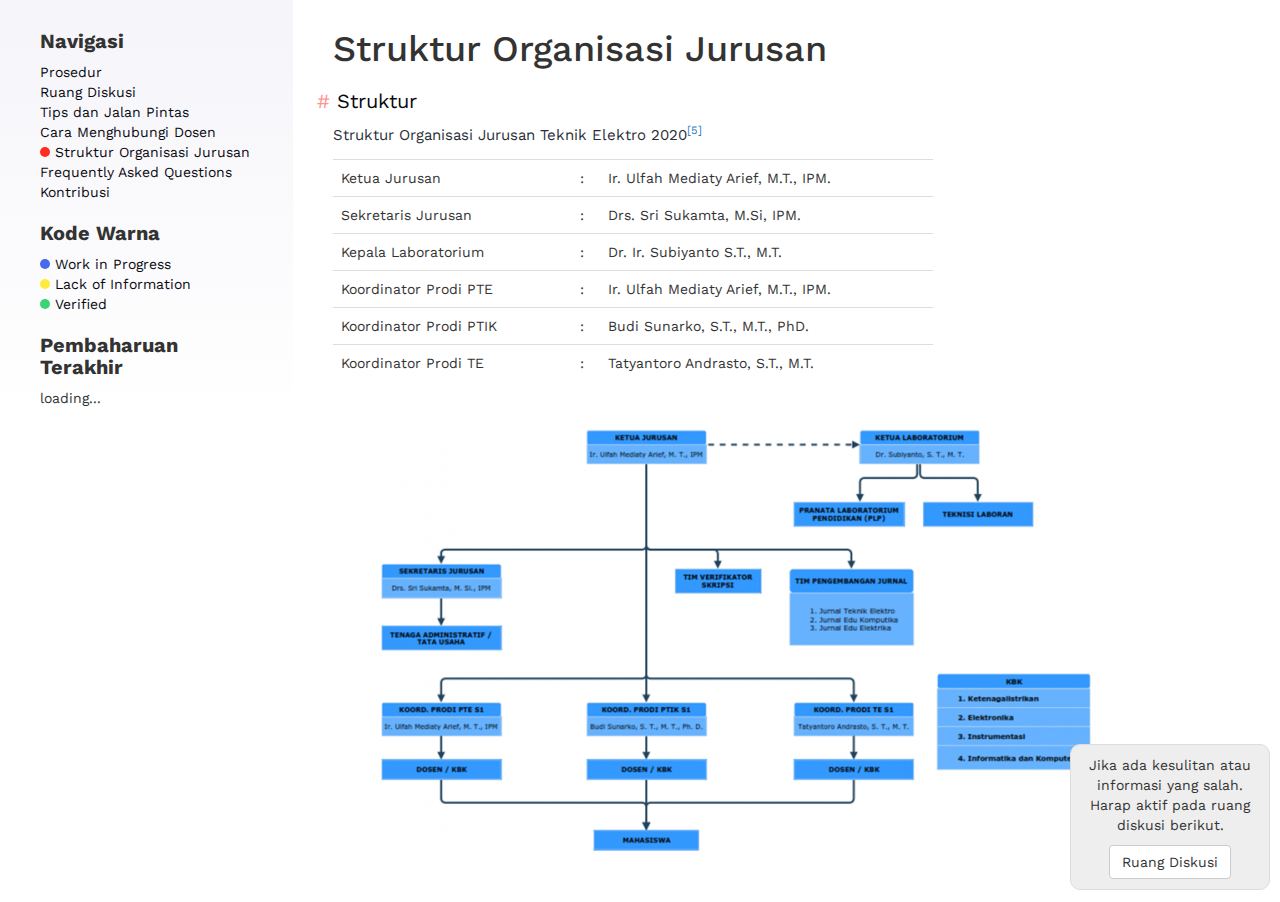
<file: struktur.html>
<!DOCTYPE html>
<html lang="id">

<head>
    <meta charset="utf-8">
    <title>Struktur Organisasi Jurusan - Prosedur Skripsi Jurusan Teknik Elektro UNNES</title>
    <meta name="viewport" content="width=device-width, initial-scale=1">
    <link rel="icon" href="img/icon.png" type="image/png">
    <!-- load bootstrap and fonts  -->
    <link href="//netdna.bootstrapcdn.com/bootstrap/3.0.0/css/bootstrap.min.css" rel="stylesheet" id="bootstrap-css">
    <link rel="stylesheet" href="https://cdnjs.cloudflare.com/ajax/libs/font-awesome/5.15.1/css/all.min.css"
        integrity="sha512-+4zCK9k+qNFUR5X+cKL9EIR+ZOhtIloNl9GIKS57V1MyNsYpYcUrUeQc9vNfzsWfV28IaLL3i96P9sdNyeRssA=="
        crossorigin="anonymous" />

    <!-- load custom css -->
    <link href="css/style.css" rel="stylesheet">
    <!-- load js -->
    <script src="//code.jquery.com/jquery-1.11.1.min.js"></script>
    <script src="//netdna.bootstrapcdn.com/bootstrap/3.0.0/js/bootstrap.min.js"></script>

    <!-- Open Graph Tags -->
    <meta content="Melon Kotak Creative" property="og:site_name">
    <meta content="Struktur Organisasi Jurusan - Prosedur Skripsi Jurusan Teknik Elektro UNNES" property="og:title">
    <meta content="website" property="og:type">
    <meta
        content="Kurasi Informasi Terbuka Prosedur Penulisan Skripsi/TA Jurusan Teknik Elektro Universits Negeri Semarang"
        property="og:description">
    <meta content="https://melonkotak.com/apps/prosedur-skripsi-te/" property="og:url">
    <meta content="https://melonkotak.com/apps/prosedur-skripsi-te/cover.jpg" property="og:image">
    <meta
        content="https://melonkotak.com/api/v1/img-min/?qty=95&url=https://melonkotak.com/apps/prosedur-skripsi-te/cover.jpg"
        property="og:image:alt">
    <meta property="og:image:height" content="400" />
    <meta property="og:image:width" content="800" />
    <!-- /twitter  -->
    <meta name="twitter:card" content="summary_large_image">
    <meta name="twitter:title" content="Struktur Organisasi Jurusan - Prosedur Skripsi Jurusan Teknik Elektro UNNES">
    <meta name="twitter:description"
        content="Kurasi Informasi Terbuka Prosedur Penulisan Skripsi/TA Jurusan Teknik Elektro Universits Negeri Semarang">
    <meta name="twitter:image" content="https://melonkotak.com/apps/prosedur-skripsi-te/cover.jpg">

    <!-- /google search -->
    <!-- Google / Search Engine Tags -->
    <meta itemprop="name" content="Struktur Organisasi Jurusan - Prosedur Skripsi Jurusan Teknik Elektro UNNES">
    <meta
        content="Kurasi Informasi Terbuka Prosedur Penulisan Skripsi/TA Jurusan Teknik Elektro Universits Negeri Semarang"
        itemprop="description">
    <meta itemprop="image" content="https://melonkotak.com/apps/prosedur-skripsi-te/cover.jpg">
</head>

<body>
    <div class="container">

        <div class="row">
            <div class="col-md-3 nav-menu">
                <div class="menu">
                    <h2>Navigasi</h2>
                    <li><a href="index.html#prosedur">
                            Prosedur</a>
                    </li>
                    <li><a href="diskusi.html#diskusi"> Ruang Diskusi</a></li>
                    <li><a href="protips.html#protips">Tips dan Jalan Pintas</a></li>
                    <li><a href="cara-menghubungi-dosen.html#cara-menghubungi-dosen"> Cara
                            Menghubungi Dosen</a>
                    <li class="active"><a href="struktur.html#struktur">Struktur Organisasi Jurusan</a>
                    <li><a href="faq.html">Frequently Asked Questions</a>
                    <li><a href="kontribusi.html#kontribusi">
                            Kontribusi</a>
                    </li>
                </div>
                <div class="color-codes">
                    <h2>Kode Warna</h2>
                    <li class="wip"><a href="#work-in-progress">
                            Work in Progress</a>
                    </li>
                    <li class="loi"><a href="#lack-of-information">
                            Lack of Information</a>
                    </li>
                    <li class="verified"><a href="#verified">
                            Verified</a>
                    </li>
                </div>
                <div class="update-info">
                    <h2>Pembaharuan Terakhir</h2>
                    <span id="last-update">loading...</span>
                </div>

            </div>
            <div class="col-md-9 content">
                <h1>Struktur Organisasi Jurusan</h1>
                <a href="#">
                    <h2><span class="anchor-tag">#</span> Struktur</h2>
                </a>
                <p>Struktur Organisasi Jurusan Teknik Elektro 2020<sup><a href="index.html#ref-5">[5]</a></sup></p>

                <p>
                <table class="table" style="max-width: 600px">
                    <tr>
                        <td>Ketua Jurusan</td>
                        <td>:</td>
                        <td>Ir. Ulfah Mediaty Arief, M.T., IPM.</td>
                    </tr>
                    <tr>
                        <td>Sekretaris Jurusan</td>
                        <td>:</td>
                        <td>Drs. Sri Sukamta, M.Si, IPM.</td>
                    </tr>
                    <tr>
                        <td>Kepala Laboratorium</td>
                        <td>:</td>
                        <td>Dr. Ir. Subiyanto S.T., M.T.</td>
                    </tr>
                    <tr>
                        <td>Koordinator Prodi PTE</td>
                        <td>:</td>
                        <td>Ir. Ulfah Mediaty Arief, M.T., IPM.</td>
                    </tr>
                    <tr>
                        <td>Koordinator Prodi PTIK</td>
                        <td>:</td>
                        <td>Budi Sunarko, S.T., M.T., PhD.</td>
                    </tr>
                    <tr>
                        <td>Koordinator Prodi TE</td>
                        <td>:</td>
                        <td>Tatyantoro Andrasto, S.T., M.T.</td>
                    </tr>
                </table>
                </p>
                <p class="text-center">
                    <br />
                    <img src="img/struktur-organisasi-te-2020.png" class="img-fluid">
                    <br />
                    <br />

                </p>


            </div>

        </div>
    </div>
    </div>

    <div id="lifebuoy">
        <div>Jika ada kesulitan atau informasi yang salah. Harap aktif pada ruang diskusi berikut.</div>
        <a href="diskusi.html" class="btn btn-default"><i class="fa fa-comments"></i> Ruang Diskusi</a>
    </div>
    
    <script src="https://code.jquery.com/jquery-3.5.1.min.js"
        integrity="sha256-9/aliU8dGd2tb6OSsuzixeV4y/faTqgFtohetphbbj0=" crossorigin="anonymous"></script>
    <script src="https://cdnjs.cloudflare.com/ajax/libs/popper.js/1.14.7/umd/popper.min.js"
        integrity="sha384-UO2eT0CpHqdSJQ6hJty5KVphtPhzWj9WO1clHTMGa3JDZwrnQq4sF86dIHNDz0W1"
        crossorigin="anonymous"></script>
    <script src="https://stackpath.bootstrapcdn.com/bootstrap/4.3.1/js/bootstrap.min.js"
        integrity="sha384-JjSmVgyd0p3pXB1rRibZUAYoIIy6OrQ6VrjIEaFf/nJGzIxFDsf4x0xIM+B07jRM"
        crossorigin="anonymous"></script>

    <script src="js/main.js"></script>
</body>

</html>
</file>
<file: css/style.css>
﻿@import url('https://fonts.googleapis.com/css2?family=Work+Sans:ital,wght@0,100;0,400;0,500;0,700;1,100;1,400;1,500;1,700&display=swap');
body{
  font-family: 'Work Sans', sans-serif;
}


.container{
  margin:0;
}
.content{
  padding: 10px 40px;
}
p{
    line-height: 1.8em;
    color: #2b2e38 !important;
    font-size: 15px;
}
a h2,
a h3{
  font-weight: 400;
  color: #090910;
  margin-left: -8px;
}
a h2 span,
a h3 span
{
  color:#ff2d20;
  margin-left: -8px;
  opacity: 0.5;
}
a:hover h2 span,
a:hover h3 span
{
  color:#ff2d20;
  opacity: 1;
}


.content a:hover{
  text-decoration: none;
}

.nav-menu{
  background-color: #f5f5fa;
  background-image: linear-gradient(180deg, #f5f5fa, #fff);
  padding: 10px 40px ;
}
.nav-menu li a{
  color: #090910;
}
.nav-menu li{
  list-style-type: none;
}
.nav-menu li.active{
  margin-left:15px;
}
.nav-menu li.active::after{
 content: '';
 height: 10px;
 width: 10px;
 background-color: #ff2d20;
 display: block;
 position: absolute;
 margin-left: -15px;
 margin-top: -15px;
 border-radius: 50%;
}


.color-codes li a{
  color: #090910;
}
.color-codes li{
  list-style-type: none;
  margin-left:15px;
}
.color-codes li::after{
 content: '';
 height: 10px;
 width: 10px;
 display: block;
 position: absolute;
 margin-left: -15px;
 margin-top: -15px;
 border-radius: 50%;
}
.color-codes li.wip::after{
  background-color: #4969ed;
}
.color-codes li.loi::after{
  background-color: #ffeb3b
}
.color-codes li.verified::after{
  background-color: #3bd374
}




.timeline {
    position: relative;
    padding: 21px 0px 10px;
    margin-top: 4px;
    margin-bottom: 30px;
}

.timeline .line {
    position: absolute;
    width: 4px;
    display: block;
    background: currentColor;
    top: 0px;
    bottom: 0px;
    margin-left: 30px;
    background-color: #eee;
}

.timeline .separator {
    border-top: 1px solid currentColor;
    padding: 5px;
    padding-left: 40px;
    font-style: italic;
    font-size: .9em;
    margin-left: 30px;
}

.timeline .line::before { top: -4px; }
.timeline .line::after { bottom: -4px; }
.timeline .line::before,
.timeline .line::after {
    content: '';
    position: absolute;
    left: -4px;
    width: 12px;
    height: 12px;
    display: block;
    border-radius: 50%;
    background: currentColor;
}

.timeline .panel {
    position: relative;
    margin: 10px 0px 21px 70px;
    clear: both;
}

.timeline .panel::before {
    position: absolute;
    display: block;
    top: 8px;
    left: -24px;
    content: '';
    width: 0px;
    height: 0px;
    border: inherit;
    border-width: 12px;
    border-top-color: transparent;
    border-bottom-color: transparent;
    border-left-color: transparent;
}

.timeline .panel .panel-heading.icon * { font-size: 20px; vertical-align: middle; line-height: 40px; }
.timeline .panel .panel-heading.icon {
    position: absolute;
    left: -59px;
    display: block;
    width: 40px;
    height: 40px;
    padding: 0px;
    border-radius: 50%;
    text-align: center;
    float: left;
}

.timeline .panel-outline {
    border-color: transparent;
    background: transparent;
    box-shadow: none;
}

.timeline .panel-outline .panel-body {
    padding: 10px 0px;
}

.timeline .panel-outline .panel-heading:not(.icon),
.timeline .panel-outline .panel-footer {
    display: none;
}



h2{
    font-size: 20px;
}
h3{
    line-height: 20px;
    font-size: 17px;
}

h2,h3,h4,h5{
    font-weight: 700;
}
.panel-outline h3{
    font-size: 17px;   
    margin: 0;
    line-height: 1;
    color: #888;
}


.referensi{
    margin-bottom: 30px;
}

h1 span{
    display: block;
}

.info{
    background-color: #fafafa;
    border-radius: 3px;
    padding: 5px 10px;
    margin-bottom: 10px;
    color: #666;
    font-size: 12px;
}

.page-intro{
    margin-bottom: 20px;
}



.badge {
  display: inline-block;
  padding: 0.25em 0.4em;
  font-size: 75%;
  font-weight: 700;
  line-height: 1;
  text-align: center;
  white-space: nowrap;
  vertical-align: baseline;
  border-radius: 0.25rem;
}

.badge:empty {
  display: none;
}

.btn .badge {
  position: relative;
  top: -1px;
}

.badge-pill {
  padding-right: 0.6em;
  padding-left: 0.6em;
  border-radius: 10rem;
}

.badge-primary {
  color: #fff;
  background-color: #007bff;
}

.badge-primary[href]:hover, .badge-primary[href]:focus {
  color: #fff;
  text-decoration: none;
  background-color: #0062cc;
}

.badge-secondary {
  color: #fff;
  background-color: #6c757d;
}

.badge-secondary[href]:hover, .badge-secondary[href]:focus {
  color: #fff;
  text-decoration: none;
  background-color: #545b62;
}

.badge-success {
  color: #fff;
  background-color: #28a745;
}

.badge-success[href]:hover, .badge-success[href]:focus {
  color: #fff;
  text-decoration: none;
  background-color: #1e7e34;
}

.badge-info {
  color: #fff;
  background-color: #17a2b8;
}

.badge-info[href]:hover, .badge-info[href]:focus {
  color: #fff;
  text-decoration: none;
  background-color: #117a8b;
}

.badge-warning {
  color: #212529;
  background-color: #ffc107;
}

.badge-warning[href]:hover, .badge-warning[href]:focus {
  color: #212529;
  text-decoration: none;
  background-color: #d39e00;
}

.badge-danger {
  color: #fff;
  background-color: #dc3545;
}

.badge-danger[href]:hover, .badge-danger[href]:focus {
  color: #fff;
  text-decoration: none;
  background-color: #bd2130;
}

.badge-light {
  color: #212529;
  background-color: #f8f9fa;
}

.badge-light[href]:hover, .badge-light[href]:focus {
  color: #212529;
  text-decoration: none;
  background-color: #dae0e5;
}

.badge-dark {
  color: #fff;
  background-color: #343a40;
}

.badge-dark[href]:hover, .badge-dark[href]:focus {
  color: #fff;
  text-decoration: none;
  background-color: #1d2124;
}


#lifebuoy
{
  position: relative;
  max-width: 100%;
  height: auto;
  background-color: #eee;
  padding: 10px;
  border: 0px solid #ddd;
  border-radius: 0;
  text-align: center;
  padding-bottom: 20px;
}
#lifebuoy .btn
{
  margin-top: 10px;
}

/* Small devices (landscape phones, 576px and up) 
@media (min-width: 576px) { ... }*/

/* Medium devices (tablets, 768px and up)
@media (min-width: 768px) { ... }*/

/* Large devices (desktops, 992px and up)*/
@media (min-width: 992px) { 
  #lifebuoy
  {
    position: fixed;
    bottom: 10px;
    right: 10px;
    max-width: 200px;
    padding: 10px;
    border: 1px solid #ddd;
    border-radius: 10px;
  }
}
</file>
